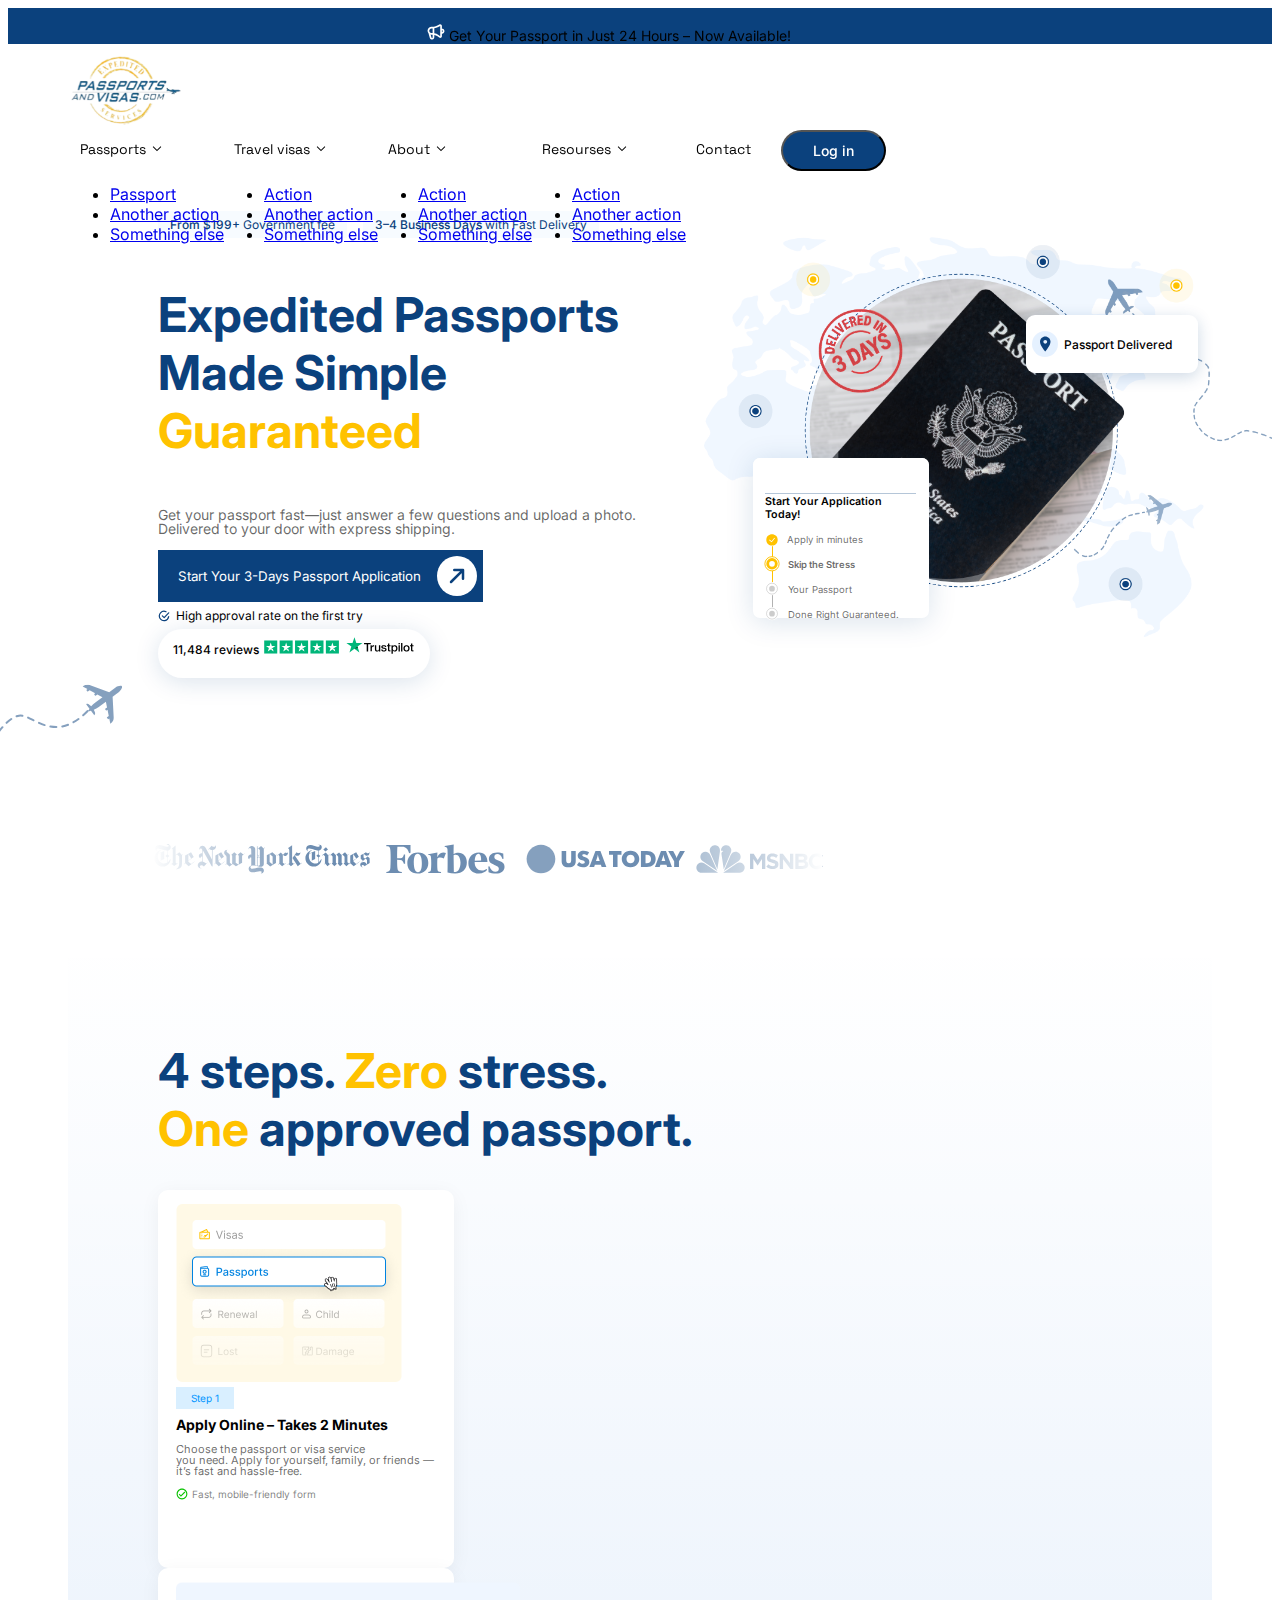
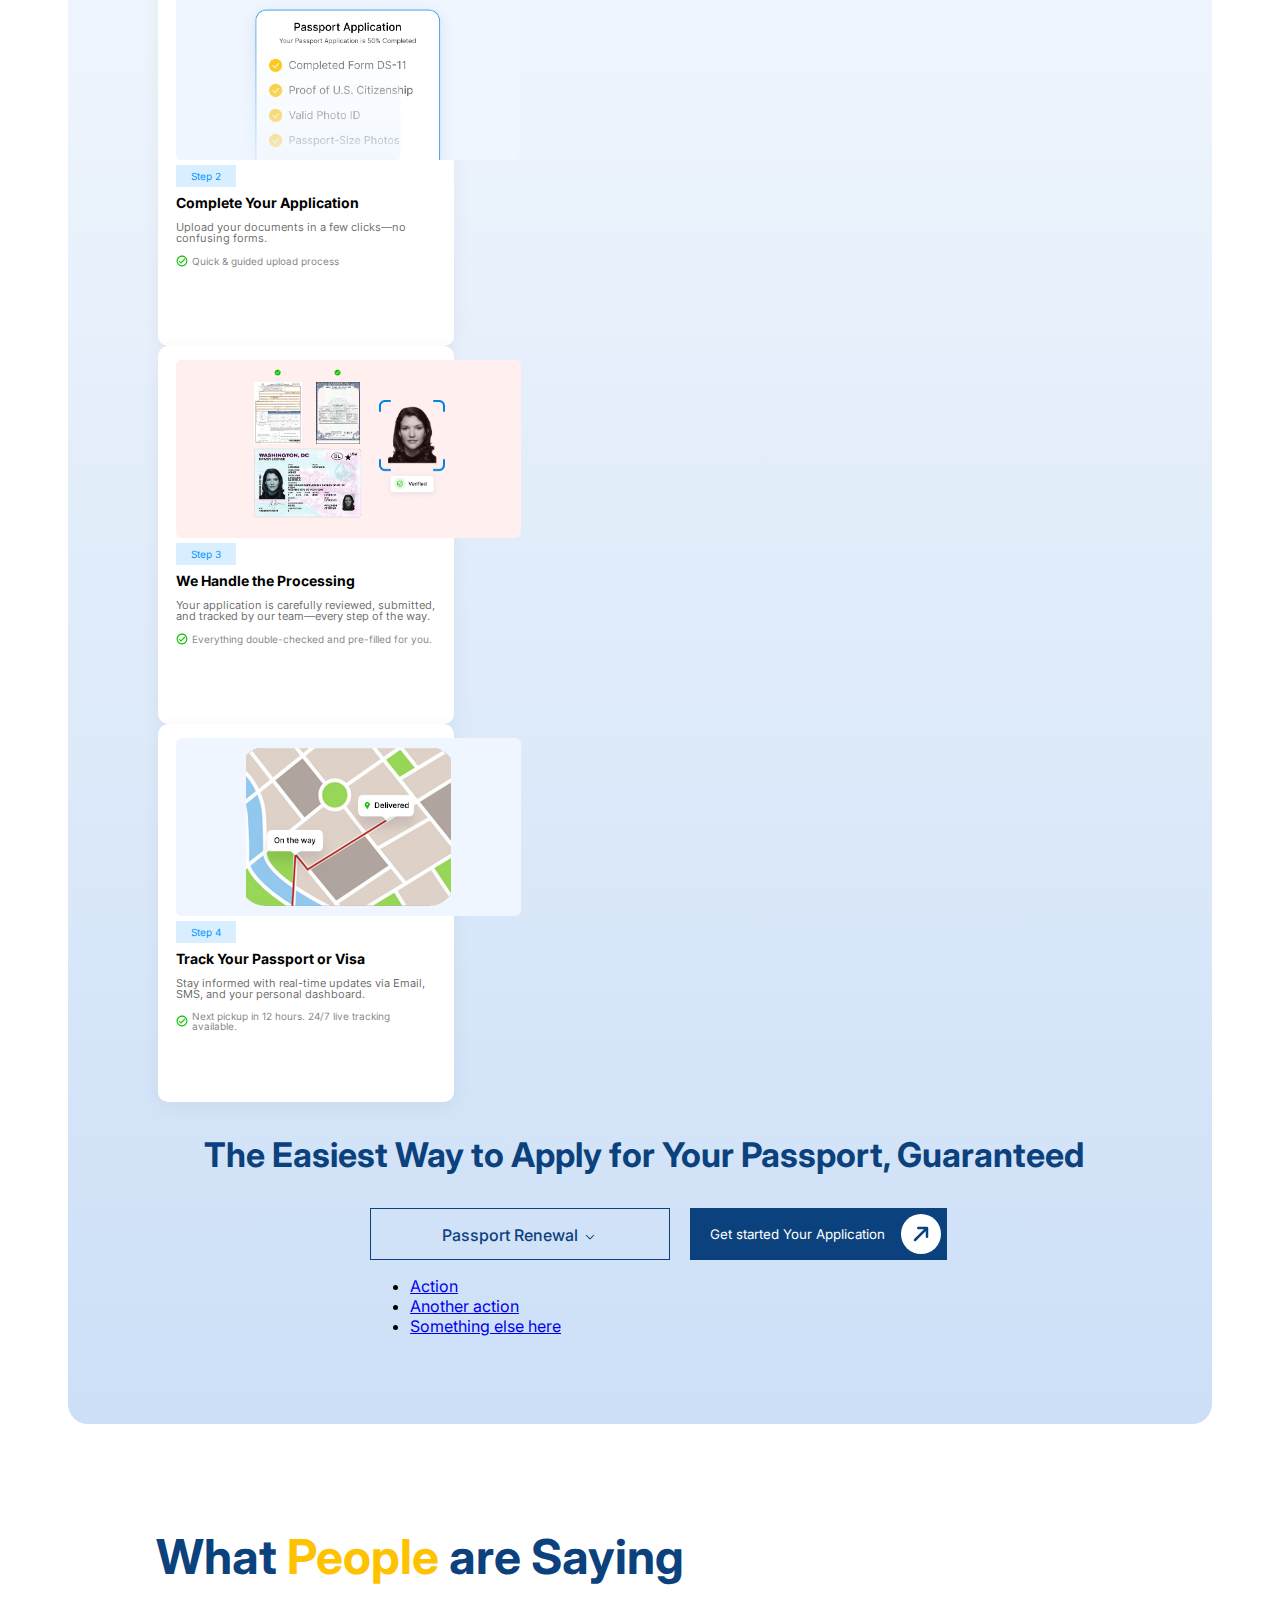
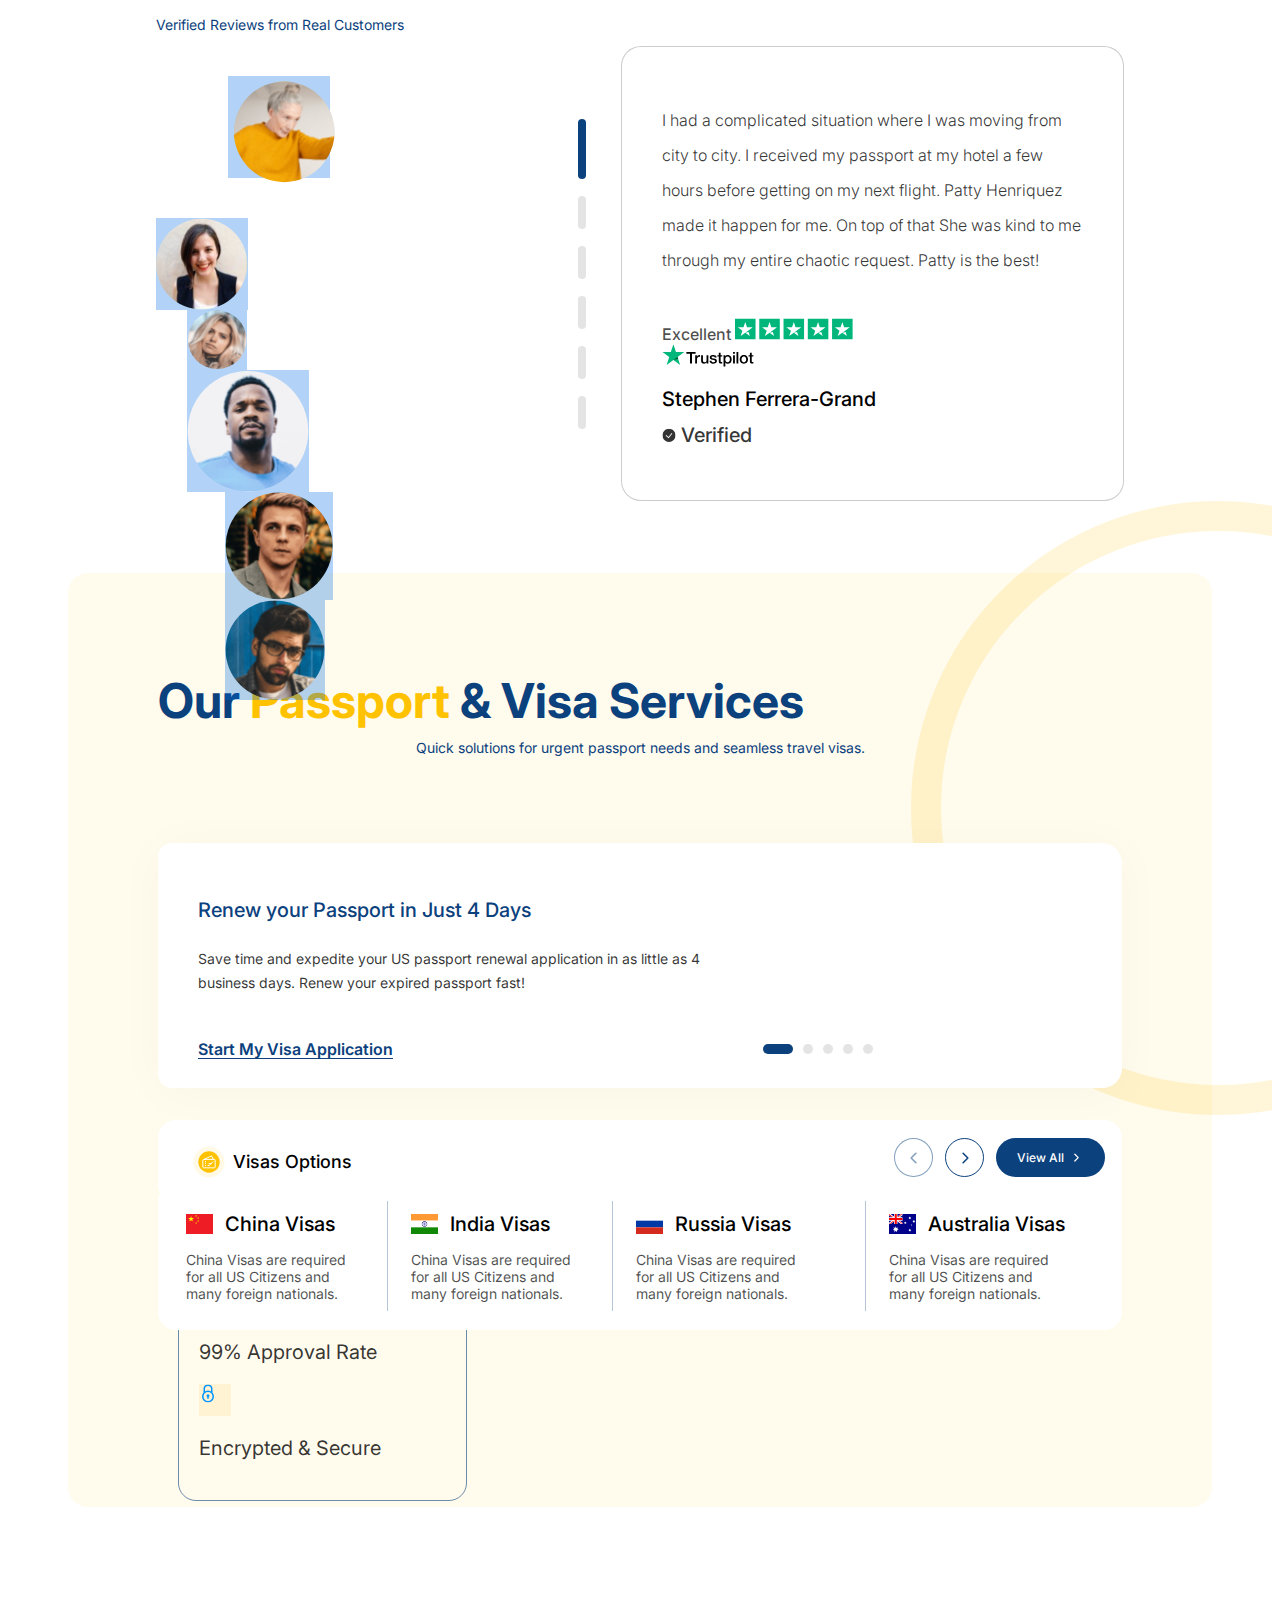
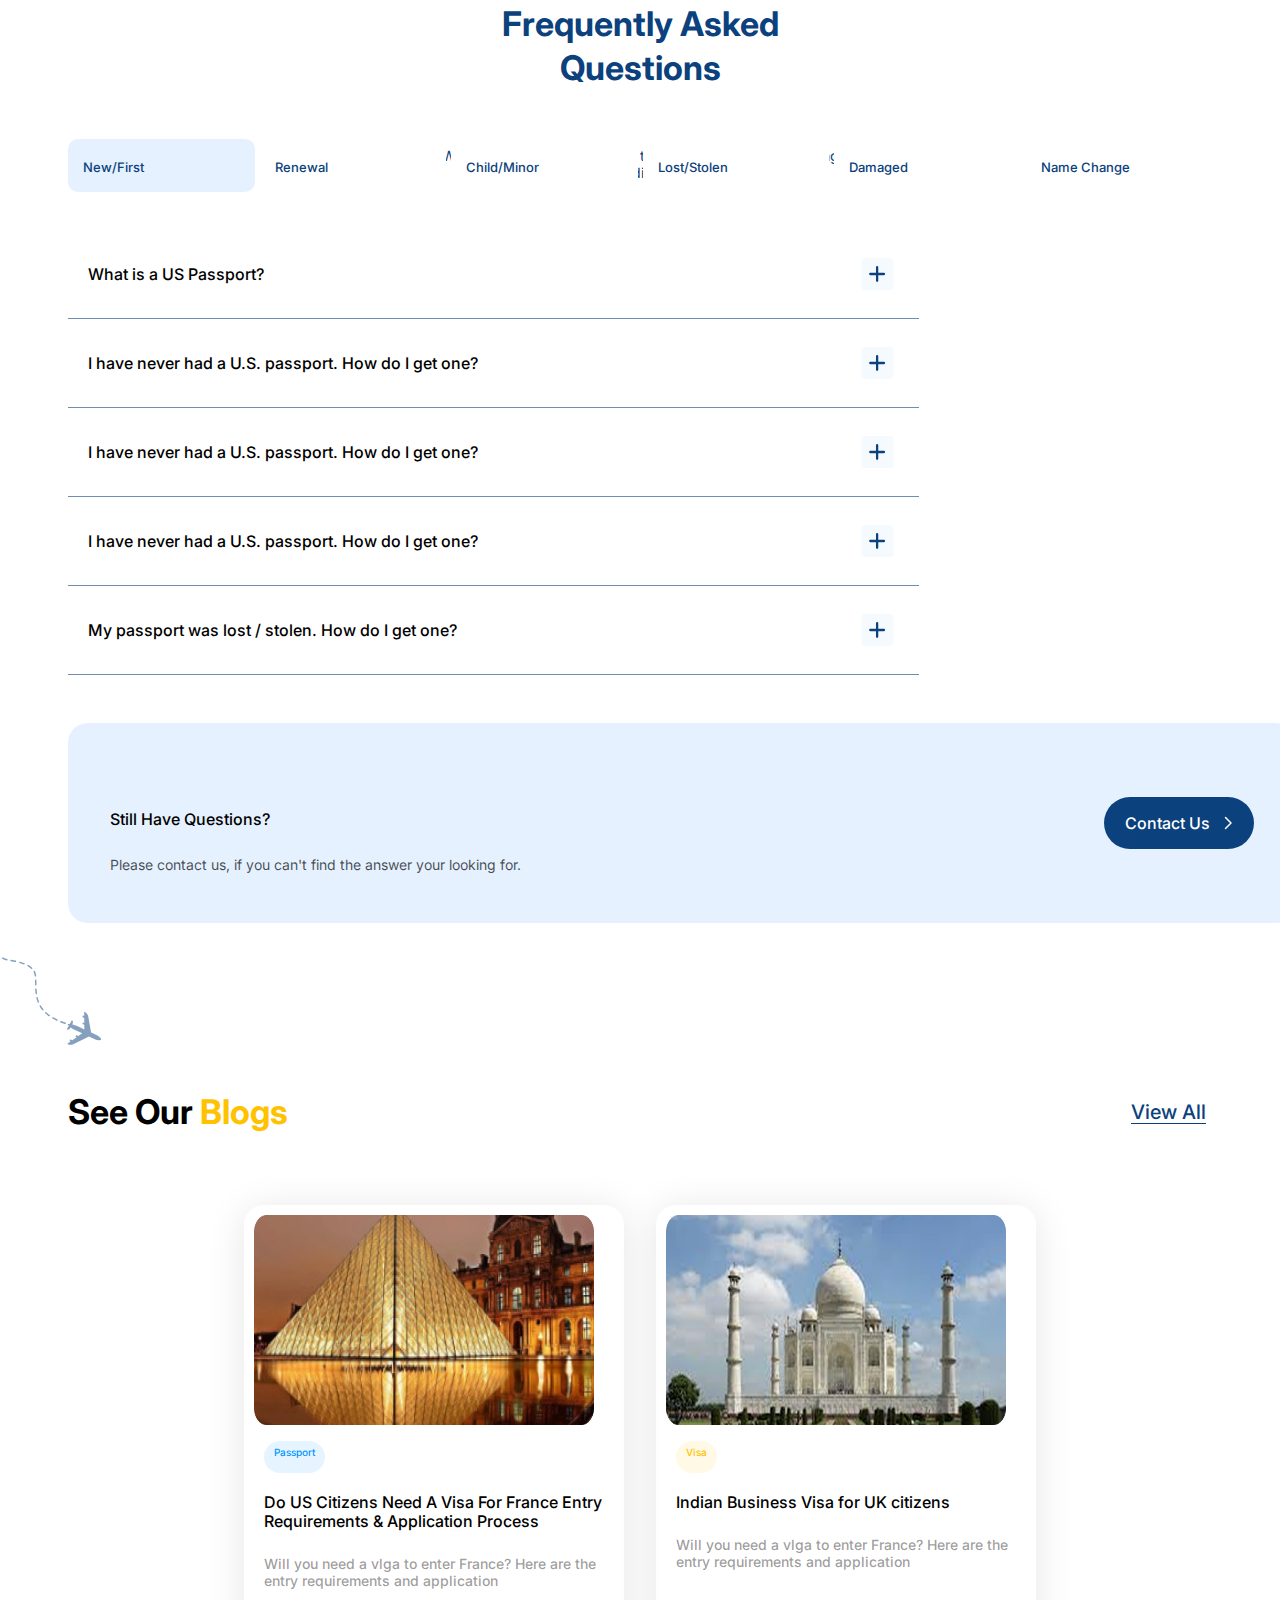
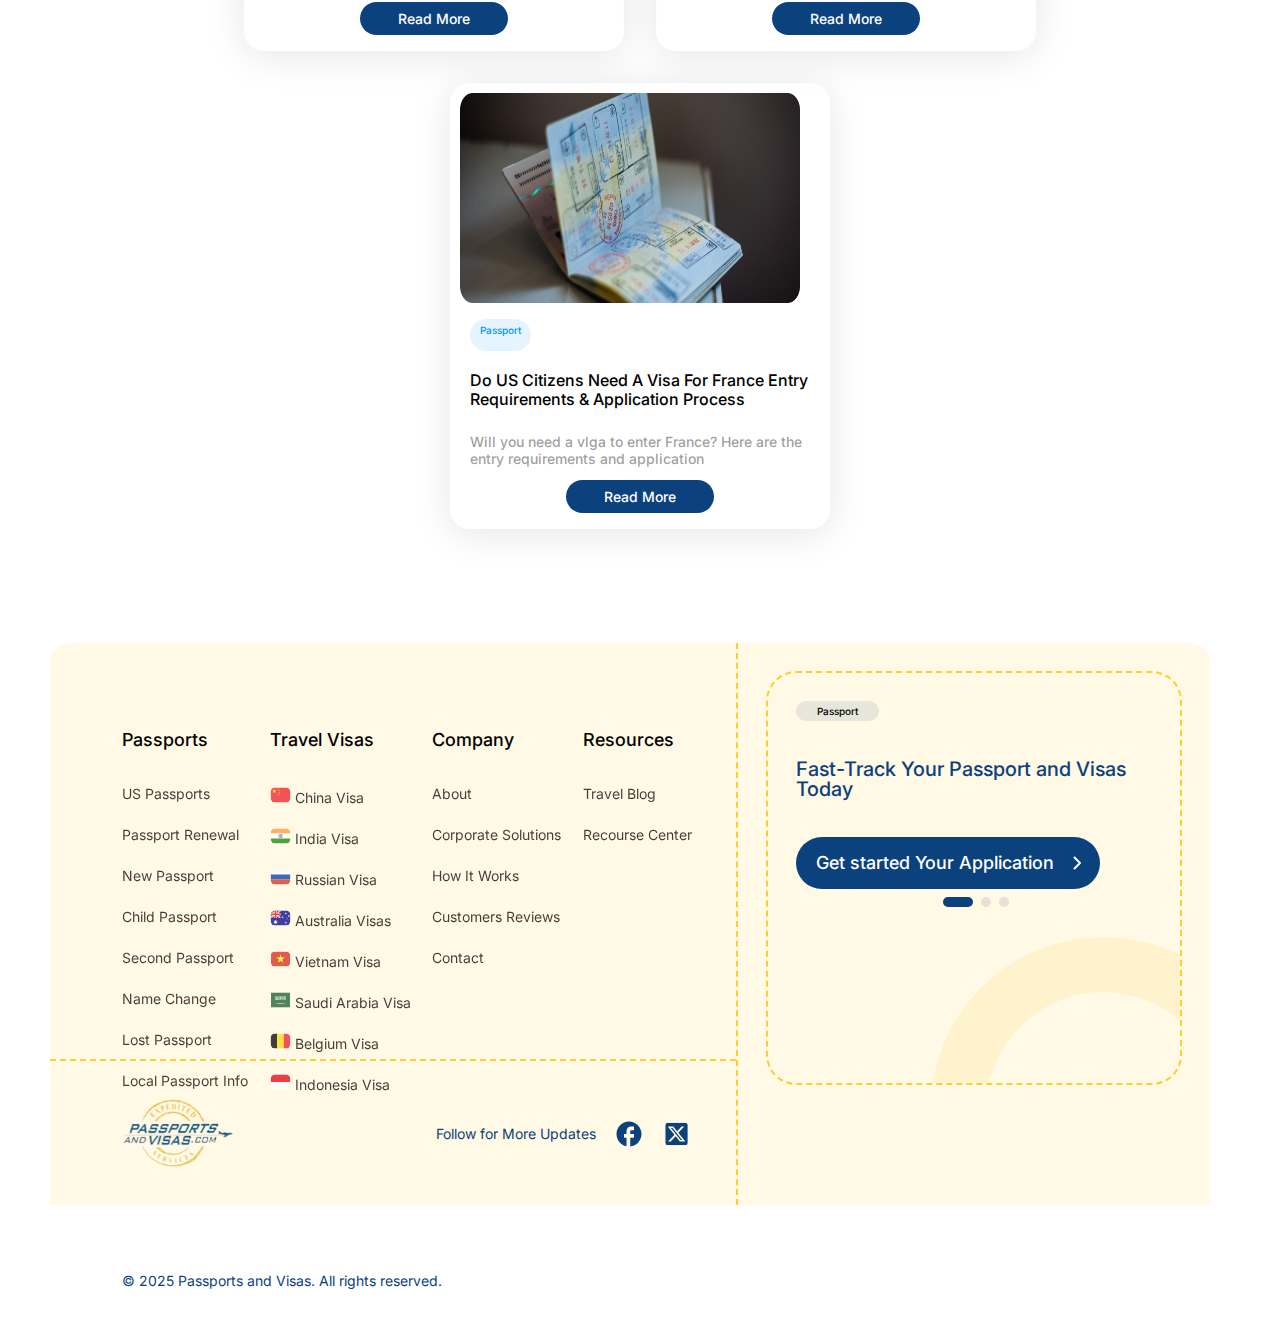
<file: index.html>
<!DOCTYPE html>
<html lang="en">

<head>
    <meta charset="UTF-8">
    <meta name="viewport" content="width=device-width, initial-scale=1.0">
    <title>Passport and Vissa</title>
    <link href="https://cdn.jsdelivr.net/npm/bootstrap@5.0.2/dist/css/bootstrap.min.css" rel="stylesheet"
        integrity="sha384-EVSTQN3/azprG1Anm3QDgpJLIm9Nao0Yz1ztcQTwFspd3yD65VohhpuuCOmLASjC" crossorigin="anonymous">
    <link rel="stylesheet" href="./index.css">
    <link rel="stylesheet" href="./styles.css">
    <link rel="stylesheet" href="./four-steps.css">
    <link rel="stylesheet" href="./expedited-passports.css">
    <link rel="stylesheet" href="./what-people-are.css">
    <link rel="stylesheet" href="./our-passport-vissa.css">
    <link rel="stylesheet" href="./frequently-asked-questions.css">
    <link rel="stylesheet" href="./see-our-blogs.css">
    <link rel="stylesheet" href="./footer-section.css">
    <link rel="preconnect" href="https://fonts.googleapis.com">
    <link href='https://fonts.googleapis.com/css?family=Inter' rel='stylesheet'>
    <link rel="preconnect" href="https://fonts.gstatic.com" crossorigin>
    <link href="https://fonts.googleapis.com/css2?family=Space+Grotesk:wght@300..700&display=swap" rel="stylesheet">
    <script src="https://cdn.jsdelivr.net/npm/@popperjs/core@2.11.8/dist/umd/popper.min.js"></script>
    <script src="https://cdn.jsdelivr.net/npm/bootstrap@5.3.0/dist/js/bootstrap.min.js"></script>
</head>

<body>
    <div class="header-class-top-sec">
        <div
            class="row no-gutters align-items-center align-items-md-baseline align-items-xl-center container-fluid pl-0 justify-content-center text-white fw-medium header-class">
            <div class="col-12 col-md-0 col-lg-0 col-xl-4 col-xxl-3 text-white p-0"></div>
            <div class="col-12 col-md-6 col-lg-6 col-xl-4 col-xxl-4 p-0">
                <p class="mb-0 text-end d-flex justify-content-end gap-2" style="font-family: 'Inter', sans-serif;">
                    <img width="18" height="18" class="bell-icon-class" src="./public/icons/bell.svg" alt="" srcset="">
                    Get Your Passport in Just 24 Hours – Now Available!
                </p>
            </div>
            <div class="col-12 col-md-6 col-lg-6 col-xl-4 col-xxl-5 p-0 header-top-sec-phone-number">
                <div class="d-flex gap-4 justify-content-end">
                    <div class="d-flex justify-content-center gap-2">
                        <img class="header-class-phone-icon" src="./public/phone.svg" alt="" width="16" height="16">
                        <span class="font-inter font-medium" style="font-weight: 500;">Phone: (800-860-8610)</span>
                    </div>
                    <div class="d-flex justify-content-center gap-2 header-top-sec-phone-number-track-my-app">
                        <img class="header-class-location-icon" src="./public/mdi_location.svg" alt="">
                        <span class="font-inter" style="font-weight: 500;">Track My Application</span>
                    </div>
                </div>
            </div>
        </div>
    </div>

    <div class="container-fluid p-0">
        <nav class="navbar navbar-light">
            <div class="container-fluid p-0 nav-bar-content">
                <img style="cursor: pointer;" onclick="location.href='index.html'" src="./public/logo.svg"
                    class="header-logo-class-attached">
                <button class="mobile-contact-number-header">
                    <img width="16" height="16" src="./public/phone-mobile.svg" alt="" srcset=""> 888-888-111
                </button>
                <div class="nav-btns">
                    <div class="pre-custom-dropdown">
                        <button class="pre-custom-btn pre-custom-dropdown-toggle pre-custom-dropdown-button"
                            type="button" data-bs-toggle="dropdown" aria-expanded="false">
                            Passports
                            <img width="10" height="10" src="./public/icons/arrow-down-black.svg" alt="" srcset="">
                        </button>
                        </button>
                        <ul class="pre-custom-dropdown-menu dropdown-menu" aria-labelledby="dropdownMenuButton1">
                            <li><a href="passport-page-page-design.html" class="pre-custom-dropdown-item dropdown-item"
                                    href="#">Passport</a></li>
                            <li><a href="get-your-visa.html" class="pre-custom-dropdown-item dropdown-item"
                                    href="#">Another action</a></li>
                            <li><a class="pre-custom-dropdown-item dropdown-item" href="#">Something else</a></li>
                        </ul>
                    </div>
                    <div class="pre-custom-dropdown">
                        <button class="pre-custom-btn pre-custom-dropdown-toggle pre-custom-dropdown-button"
                            type="button" data-bs-toggle="dropdown" aria-expanded="false">
                            Travel visas
                            <img width="10" height="10" src="./public/icons/arrow-down-black.svg" alt="" srcset="">
                        </button>
                        </button>
                        <ul class="pre-custom-dropdown-menu dropdown-menu" aria-labelledby="dropdownMenuButton1">
                            <li><a class="pre-custom-dropdown-item dropdown-item" href="#">Action</a></li>
                            <li><a class="pre-custom-dropdown-item dropdown-item" href="#">Another action</a></li>
                            <li><a class="pre-custom-dropdown-item dropdown-item" href="#">Something else</a></li>
                        </ul>
                    </div>
                    <div class="pre-custom-dropdown">
                        <button class="pre-custom-btn pre-custom-dropdown-toggle pre-custom-dropdown-button"
                            type="button" data-bs-toggle="dropdown" aria-expanded="false">
                            About
                            <img width="10" height="10" src="./public/icons/arrow-down-black.svg" alt="" srcset="">
                        </button>
                        </button>
                        <ul class="pre-custom-dropdown-menu dropdown-menu" aria-labelledby="dropdownMenuButton1">
                            <li><a class="pre-custom-dropdown-item dropdown-item" href="#">Action</a></li>
                            <li><a class="pre-custom-dropdown-item dropdown-item" href="#">Another action</a></li>
                            <li><a class="pre-custom-dropdown-item dropdown-item" href="#">Something else</a></li>
                        </ul>
                    </div>
                    <div class="pre-custom-dropdown">
                        <button class="pre-custom-btn pre-custom-dropdown-toggle pre-custom-dropdown-button"
                            type="button" data-bs-toggle="dropdown" aria-expanded="false">
                            Resourses
                            <img width="10" height="10" src="./public/icons/arrow-down-black.svg" alt="" srcset="">
                        </button>
                        </button>
                        <ul class="pre-custom-dropdown-menu dropdown-menu" aria-labelledby="dropdownMenuButton1">
                            <li><a class="pre-custom-dropdown-item dropdown-item" href="#">Action</a></li>
                            <li><a class="pre-custom-dropdown-item dropdown-item" href="#">Another action</a></li>
                            <li><a class="pre-custom-dropdown-item dropdown-item" href="#">Something else</a></li>
                        </ul>
                    </div>
                    <button class="pre-custom-btn pre-custom-dropdown-button">
                        Contact
                    </button>
                    <button class="btn login-btn" style="margin-left: 20px;" type="submit">Log in</button>
                </div>
            </div>
        </nav>
        <section class="expedited-passports-section">
            <div class="main-div-sec">
                <div class="expedited-passports d-flex flex-column gap-20">
                    <div class="expedited-passports-section-info-tag">

                        <div class="info-tag border rounded-pill small primary-blue ">
                            <span style="font-weight: 500;letter-spacing: 0px; ">From $199+</span> Government fee
                        </div>
                        <div class="info-tag  border rounded-pill small primary-blue">
                            <span style="font-weight: 500;letter-spacing: 0px;">3–4 Business Days</span> with Fast
                            Delivery
                        </div>
                    </div>
                    <p class="expedited-main-heading mb-0 tt-commons" style="color: #0B417D;">Expedited Passports Made
                        Simple <span class="primary-orange">Guaranteed</span></p>
                    <p class="mb-0 fs-14 lh-100 expedited-main-paragraph"
                        style="color: rgba(0, 0, 0, 0.6); font-family: 'Inter', sans-serif;">
Get your passport fast—just answer a few questions and upload a photo.
Delivered to your door with express shipping.
                    </p>
                    <p class="mb-0 fs-14 lh-100 expedited-main-paragraph-mobile"
                        style="color: rgba(0, 0, 0, 0.6); font-family: 'Inter', sans-serif;">
                        We simplify the passport process so you don’t have <br /> to worry. No forms confusion,
                        no errors. Just <br /> answer a
                        few questions and you’re done — in under <br class="d-none d-lg-block" /> 5 minutes. Fast.
                        Trusted. Guaranteed.
                    </p>
                    <button class="get-started-your-app fw-medium rounded-pill d-inline-flex align-items-center"
                        style="min-width: min-content;">
                        Start Your 3-Days Passport Application
                        <img class="get-started-your-app-img" src="./public/expedited/rounded-arrow.svg" alt=""
                            srcset="">
                    </button>
                    <!-- <div class="high-approval-rate text-black d-flex gap-6 fs-12 lh-100">
                        <img width="12" height="12" src="./public/icons/circle-tick.svg" alt="" srcset="">
                        High approval rate on the first try
                    </div> -->
                    <div class="high-approval-rate-wrapper">
                        <div class="high-approval-rate text-black d-flex gap-6 fs-12 lh-100 active">
                            <img width="12" height="12" src="./public/icons/circle-tick.svg" alt="">
                            High approval rate on the first try
                        </div>
                        <div class="high-approval-rate text-black d-flex gap-6 fs-12 lh-100">
                            <img width="12" height="12" src="./public/icons/circle-tick.svg" alt="">
                            Easy online application process
                        </div>
                        <div class="high-approval-rate text-black d-flex gap-6 fs-12 lh-100">
                            <img width="12" height="12" src="./public/icons/circle-tick.svg" alt="">
                            Fast and secure delivery
                        </div>
                    </div>
                    <div class="d-flex align-items-center fw-medium fs-12 text-black reviews">
                        <span style="font-family: 'Inter', sans-serif;" class="lh-100">11,484 reviews</span>
                        <img class="star-group-passport-sec" width="80" height="14" src="./public/icons/stars-group.svg"
                            alt="">
                        <img class="trust-pilot-passport-sec" width="70" height="17"
                            src="./public/icons/trust-pilot.svg" alt="" srcset="">
                    </div>
                </div>

                <div class="expedited-passports-img">
                    <div class="start-your-app-img">
                        <div class="start-your-app-img-position">
                            <div class="start-your-app-img-header">
                                <h6 class="mb-0">Start Your Application Today!</h6>
                            </div>
                            <div class="start-your-app-img-content">
                                <div class="start-your-app-img-content-data">
                                    <img src="./public/icons/circle-checked-filled.svg" alt="">
                                    Apply in minutes
                                </div>
                                <div style="font-weight: 600;" class="start-your-app-img-content-data">
                                    <img src="./public/icons/ellipse-circles-orange.svg" alt="">
                                    Skip the Stress
                                </div>
                                <div class="start-your-app-img-content-data">
                                    <img src="./public/icons/ellipse-circle-gray.svg" alt="">
                                    Your Passport
                                </div>
                                <div class="start-your-app-img-content-data">
                                    <img src="./public/icons/ellipse-circle-gray.svg" alt="">
                                    Done Right Guaranteed.
                                </div>
                            </div>
                        </div>
                    </div>
                    <!-- <img class="start-your-app-img" src="./public/expedited/start-your-application.svg"  alt="" srcset=""> -->
                    <div class="passport-delivered d-flex">
                        <img width="26" height="26" src="./public/icons/navigation.svg" alt="no" width="26" height="26"
                            srcset="">
                        Passport Delivered
                    </div>
                </div>
                <img class="left-side-plane-icon" src="./public/icons/plane.svg" alt="">
            </div>
            <div class="expedited-passports-icons d-flex justify-content-center">
                <img width="220" height="30" src="./public/icons/nytimes.svg" alt="" srcset="">
                <img width="138" height="30" src="./public/icons/forbes.svg" alt="" srcset="">
                <img width="172" height="30" src="./public/icons/usa-today.svg" alt="" srcset="">
                <img width="130" height="30" src="./public/icons/msnb.svg" alt="" srcset="">
            </div>
        </section>
        <section class="four-steps">
            <div class="four-steps-content d-flex flex-column">
                <h1 class="fs-48 lh-58 text-center mb-0 four-step-head">4 steps. <span
                        style="color: #FFC200;">Zero</span> stress. <br class="d-none d-md-block" />
                    <span style="color: #FFC200;">One</span> approved passport.
                </h1>
                <div class="d-flex flex-wrap justify-content-center cards-group">
                    <div class="cards d-flex flex-column font-inter">
                        <img class="four-steps-content-image-new" height="178" src="./public/icons/visa.png" alt=""
                            srcset="">
                        <span class="rounded-pill">Step 1</span>
                        <div class="d-flex flex-column gap-10">
                            <h1 class="mb-0">Apply Online – Takes 2 Minutes</h1>
                            <p class="mb-0 pr-1 lh-100">
                                Choose the passport or visa service <br /> you need. Apply for yourself, family, or friends — it’s fast and hassle-free. 
                            </p>
                        </div>
                        <div class="card-footer-text fw-medium lh-100">
                            <img width="12" height="12" src="./public/icons/checked-filled-green.svg" alt="" srcset="">
                            Fast, mobile-friendly form
                        </div>
                    </div>
                    <div class="cards d-flex flex-column font-inter">
                        <!-- <img height="178" src="./public/icons/passport-application.svg" alt="" srcset=""> -->
                        <img class="four-steps-content-image-new" height="178"
                            src="./public/icons/passport-application.png" alt="" srcset="">
                        <span class="rounded-pill">Step 2</span>
                        <div class="d-flex flex-column gap-10">
                            <h1 class="mb-0">Complete Your Application </h1>
                            <p class="mb-0 pr-1 lh-100">
                                Upload your documents in a few clicks—no confusing forms.
                            </p>
                        </div>
                        <div class="card-footer-text fw-medium lh-100">
                            <img width="12" height="12" src="./public/icons/checked-filled-green.svg" alt="" srcset="">
                            Quick & guided upload process
                        </div>
                    </div>
                    <div class="cards d-flex flex-column font-inter">
                        <!-- <img height="178" src="./public/icons/passport-id.svg" alt="" srcset=""> -->
                        <img class="four-steps-content-image-new" height="178" src="./public/icons/passport-id.png"
                            alt="" srcset="">
                        <span class="rounded-pill font-inter">Step 3</span>
                        <div class="d-flex flex-column gap-10">
                            <h1 class="mb-0">We Handle the Processing</h1>
                            <p class="mb-0 pr-1 lh-100">
                              Your application is carefully reviewed, submitted, and tracked by our team—every step of the way.
                            </p>
                        </div>
                        <div class="card-footer-text fw-medium lh-100">
                            <img width="12" height="12" src="./public/icons/checked-filled-green.svg" alt="" srcset="">
                            Everything double-checked and pre-filled for you.
                        </div>
                    </div>
                    <div class="cards d-flex flex-column font-inter">
                        <!-- <img height="178" src="./public/icons/map.svg" alt="" srcset=""> -->
                        <img class="four-steps-content-image-new" height="178" src="./public/icons/map.png" alt=""
                            srcset="">
                        <span class="rounded-pill font-inter">Step 4</span>
                        <div class="d-flex flex-column gap-10">
                            <h1 class="mb-0">Track Your Passport or Visa</h1>
                            <p class="mb-0 lh-100">
                            Stay informed with real-time updates via Email, SMS, and your personal dashboard.
                            </p>
                        </div>
                        <div class="card-footer-text fw-medium lh-100" style="vertical-align: bottom;">
                            <img width="12" height="12" src="./public/icons/checked-filled-green.svg" alt="" srcset="">
                            Next pickup in 12 hours. 24/7 live tracking available.
                        </div>
                    </div>
                </div>
                <div class="four-steps-footer d-flex flex-column">
                    <h1 class="mb-0 text-center">
                         The Easiest Way to Apply for Your Passport, Guaranteed
                    </h1>
                    <div class="passport-renewal-get-started-btn">
                        <div class="dropdown">
                            <button
                                class="passport-renewal-btn font-inter rounded-pill d-flex justify-content-between align-items-center"
                                id="dropdownMenuButton1" data-bs-toggle="dropdown" aria-expanded="false">
                                Passport Renewal
                                <img src="./public/icons/arrow-outlined.svg" alt="" srcset="">
                            </button>
                            <ul class="dropdown-menu" aria-labelledby="dropdownMenuButton1">
                                <li><a class="dropdown-item" href="#">Action</a></li>
                                <li><a class="dropdown-item" href="#">Another action</a></li>
                                <li><a class="dropdown-item" href="#">Something else here</a></li>
                            </ul>
                        </div>
                        <button class="get-started-your-app fw-medium rounded-pill d-inline-flex align-items-center"
                            style="min-width: min-content;">
                            Get started Your Application
                            <img class="get-started-your-app-img" src="./public/expedited/rounded-arrow.svg" alt=""
                                srcset="">
                        </button>
                    </div>
                </div>
            </div>
        </section>
        <section class="what-people-are-saying d-flex flex-column">
            <div class="heading text-center d-flex flex-column">
                <h1 class="fs-48 lh-58 fw-bold mb-0 primary-blue tt-font">What <span
                        class="primary-orange">People</span> are Saying</h1>
                <p class="mb-0 fs-14 lh-100 primary-blue font-inter">Verified Reviews from Real Customers</p>
            </div>
            <div class="d-flex gap-35">
                <div class="testimonial-section d-flex align-items-center">
                    <div class="image-carousel-new">
                        <div class="d-flex first-second-img-box">
                            <div class="testimonial-section-first-img rounded-pill">
                                <img width="100%" height="100%" src="./public/images/first-image.svg" />
                            </div>
                            <div class="testimonial-section-second-img rounded-pill">
                                <img width="100%" height="100%" src="./public/images/second-image.svg" />
                            </div>
                        </div>
                        <div class="third-four-img-box d-flex">
                            <div class="testimonial-section-third-img rounded-pill">
                                <img width="100%" height="100%" src="./public/images/third-image.svg" />
                            </div>
                            <div class="testimonial-section-four-img rounded-pill">
                                <img width="122" height="122" src="./public/images/four-image.svg" />
                            </div>
                        </div>
                        <div class="five-six-img-box d-flex">
                            <div class="testimonial-section-five-img rounded-pill">
                                <img width="100%" height="100%" src="./public/images/five-image.svg" />
                            </div>
                            <div class="testimonial-section-six-img rounded-pill">
                                <img width="100%" height="100%" src="./public/images/six-image.svg" />
                            </div>
                        </div>
                    </div>
                    <!-- Progress Dashes -->
                    <div class="progress-dashes">
                        <div class="dash active"></div>
                        <div class="dash"></div>
                        <div class="dash"></div>
                        <div class="dash"></div>
                        <div class="dash"></div>
                        <div class="dash"></div>
                    </div>

                    <!-- Testimonial Text -->
                    <div class="testimonial-content" id="testimonial-container"></div>
                </div>
            </div>
            <img class="what-people-are-saying-ellipse" src="./public/images/what-people-are-saying-ellipse.svg" alt=""
                srcset="">
            <img class="what-people-are-saying-ellipse-lg" src="./public/images/what-people-are-saying-ellipse-lg.svg"
                alt="" srcset="">
        </section>
        <section class="our-passport-vissa">
            <div class="our-passport-vissa-main">
                <div class="our-passport-vissa-main-heading d-flex flex-column text-center">
                    <h1 class="mb-0 fs-48 fw-bold lh-100 primary-blue">
                        Our <span class="primary-orange">Passport</span> & Visa Services
                    </h1>
                    <p class="">Quick solutions for urgent passport needs and seamless travel visas.</p>
                </div>
                <div class="our-passport-vissa-content d-flex">
                    <div class="text-carousel-container">
                        <div class="text-content" id="carousel-text"></div>
                        <div class="text-carousel-container-dashes">

                            <button class="get-started-your-app-text">Start My Visa Application</button>
                            <div class="carousel-dashes" id="carousel-dashes"></div>
                        </div>
                    </div>
                    <div class="cards">
                        <div class="card-content">
                            <h1 class="card-content-header-text primary-blue mb-3">What You will Get?</h1>
                            <div class="d-flex flex-column gap-12">
                                <div class="card-content-data d-flex gap-12 align-items-center">
                                    <div class="circle d-flex justify-content-center align-items-center rounded-circle">
                                         <img src="./public/icons/cube.svg" alt="" srcset="">
                                        
                                    </div>
                                    <p class="mb-0 card-content-data-sub-heading secondary-black">Takes 5 Minutes</p>

                                </div>
                                <div class="d-flex gap-12 align-items-center">
                                    <div
                                        class="circle-bulb d-flex justify-content-center align-items-center rounded-circle">
                                        <img src="./public/icons/bulb.svg" alt="" srcset="">
                                    </div>
                                    <p class="mb-0 card-content-data-sub-heading secondary-black">99% Approval Rate</p>

                                </div>
                                <div class="d-flex gap-12 align-items-center">
                                    <div
                                        class="circle-easy d-flex justify-content-center align-items-center rounded-circle">
                                       <img src="./public//icons/lock.svg" alt="" srcset="">
                                    </div>
                                    <p class="mb-0 card-content-data-sub-heading secondary-black">Encrypted & Secure</p>
                                </div>
                            </div>
                        </div>
                    </div>
                </div>
                <div class="visa-options">
                    <div class="visa-options-cut-bg-header-div">
                        <img class="medium" src="./public/images/cut-BG.svg" alt="">
                        <img class="large" src="./public/images/cut-BG-lg.svg" alt="">
                        <div class="visa-options-top-div">
                            <img style="margin-right: 8px;" src="./public/icons/visa-optiion-top.svg" width="32"
                                height="32" alt="">
                            Visas Options
                        </div>
                        <div>

                            <div class="visa-options-header">
                                <div class="prev-next">
                                    <button class="prev">
                                        <img width="18" height="18" src="./public/icons/prev-btn.svg" alt="">
                                    </button>
                                    <button class="next">
                                        <img width="18" height="18" src="./public/icons/next-btn.svg" alt="">
                                    </button>
                                </div>
                                <button class="view-all">
                                    View All <img width="15" height="15" src="./public/images/arrow-right-blue.svg"
                                        alt="">
                                </button>
                            </div>
                        </div>
                    </div>


                    <div class="visa-option-content">
                        <div class="visa-country">
                            <div class="visa-country-heading mb-0">
                                <img width="27" height="20" src="./public/icons/china-flag.svg" alt="" srcset="">
                                China Visas
                            </div>
                            <p class="subheading">China Visas are required for all US Citizens and many foreign
                                nationals.</p>
                        </div>
                        <div class="visa-country">
                            <div class="visa-country-heading mb-0">
                                <img width="27" height="20" src="./public/icons/india-flag.svg" alt="" srcset="">
                                India Visas
                            </div>
                            <p class="subheading">China Visas are required for all US Citizens and many foreign
                                nationals.</p>
                        </div>
                        <div class="visa-country">
                            <div class="visa-country-heading mb-0">
                                <img width="27" height="20" src="./public/icons/russia-flag.svg" alt="" srcset="">
                                Russia Visas
                            </div>
                            <p class="subheading">China Visas are required for all US Citizens and many foreign
                                nationals.</p>
                        </div>
                        <div class="visa-country">
                            <div class="visa-country-heading mb-0">
                                <img width="27" height="20" src="./public/icons/australia-flag.svg" alt="" srcset="">
                                Australia Visas
                            </div>
                            <p class="subheading">China Visas are required for all US Citizens and many foreign
                                nationals.</p>
                        </div>
                    </div>
                    <div class="visa-options-header-mobile">
                        <div class="prev-next">
                            <button class="prev">
                                <img width="18" height="18" src="./public/icons/prev-btn.svg" alt="">
                            </button>
                            <button class="next">
                                <img width="18" height="18" src="./public/icons/next-btn.svg" alt="">
                            </button>
                        </div>
                        <button class="view-all">
                            View All <img width="15" height="15" src="./public/images/arrow-right-blue.svg" alt="">
                        </button>
                    </div>
                </div>
            </div>
        </section>
        <section class="frequently-asked-questions">
            <div class="heading">
                <h1>Frequently Asked <br class="d-block d-md-none" /> Questions</h1>
                <p class="mb-0">We compiled a list of answers to address your most pressing <br
                        class="d-none d-lg-block" />
                    questions regarding our Services.</p>
            </div>
            <div class="content">
                <div class="list-item-btns">
                    <button class="tab-btn active" data-tab="new">New/First</button>
                    <button class="tab-btn" data-tab="renewal">Renewal</button>
                    <button class="tab-btn" data-tab="child">Child/Minor</button>
                    <button class="tab-btn" data-tab="lost">Lost/Stolen</button>
                    <button class="tab-btn" data-tab="damaged">Damaged</button>
                    <button class="tab-btn" data-tab="name">Name Change</button>
                </div>
                <div class="list-items-content">
                    <div class="tab-content active" data-tab="new">
                        <div>
                            <div class="single-list-item">
                                <p class="title mb-0" style="font-weight: 500;">
                                    What is a US Passport?
                                </p>
                                <img class="single-list-item-btn" src="./public/icons/plus-blue.svg" alt="" srcset="">
                            </div>
                            <div class="single-list-item-open">
                                <div class="single-list-item-open-content">
                                    <h6 class="mb-0 para">I am traveling very soon. How do I get a passport in a hurry?
                                    </h6>
                                    <p class="mb-0 para1">You may download the passport forms from this website.
                                        Forms are also available at passport acceptance facilities like Post Offices,
                                        courthouses, or municipal buildings.
                                    </p>
                                </div>
                                <img style="cursor: pointer;" width="32" height="32" class=""
                                    src="./public/icons/minus-blue.svg" alt="" srcset="">
                            </div>
                        </div>
                        <div>
                            <div class="single-list-item">
                                <p class="title mb-0" style="font-weight: 500;">
                                    I have never had a U.S. passport. How do I get one?
                                </p>
                                <img class="single-list-item-btn" src="./public/icons/plus-blue.svg" alt="" srcset="">
                            </div>
                            <div class="single-list-item-open">
                                <div class="single-list-item-open-content">
                                    <h6 class="mb-0 para">I am traveling very soon. How do I get a passport in a hurry?
                                    </h6>
                                    <p class="mb-0 para1">You may download the passport forms from this website.
                                        Forms are also available at passport acceptance facilities like Post Offices,
                                        courthouses, or municipal buildings.
                                    </p>
                                </div>
                                <img style="cursor: pointer;" width="32" height="32" class=""
                                    src="./public/icons/minus-blue.svg" alt="" srcset="">
                            </div>
                        </div>
                        <div>
                            <div class="single-list-item">
                                <p class="title mb-0" style="font-weight: 500;">
                                    I have never had a U.S. passport. How do I get one?
                                </p>
                                <img class="single-list-item-btn" src="./public/icons/plus-blue.svg" alt="" srcset="">
                            </div>
                            <div class="single-list-item-open">
                                <div class="single-list-item-open-content">
                                    <h6 class="mb-0 para">I am traveling very soon. How do I get a passport in a hurry?
                                    </h6>
                                    <p class="mb-0 para1">You may download the passport forms from this website.
                                        Forms are also available at passport acceptance facilities like Post Offices,
                                        courthouses, or municipal buildings.
                                    </p>
                                </div>
                                <img style="cursor: pointer;" width="32" height="32" class=""
                                    src="./public/icons/minus-blue.svg" alt="" srcset="">
                            </div>
                        </div>
                        <div>
                            <div class="single-list-item">
                                <p class="title mb-0" style="font-weight: 500;">
                                    I have never had a U.S. passport. How do I get one?
                                </p>
                                <img class="single-list-item-btn" src="./public/icons/plus-blue.svg" alt="" srcset="">
                            </div>
                            <div class="single-list-item-open">
                                <div class="single-list-item-open-content">
                                    <h6 class="mb-0 para">I am traveling very soon. How do I get a passport in a hurry?
                                    </h6>
                                    <p class="mb-0 para1">You may download the passport forms from this website.
                                        Forms are also available at passport acceptance facilities like Post Offices,
                                        courthouses, or municipal buildings.
                                    </p>
                                </div>
                                <img style="cursor: pointer;" width="32" height="32" class=""
                                    src="./public/icons/minus-blue.svg" alt="" srcset="">
                            </div>
                        </div>
                        <div>
                            <div class="single-list-item">
                                <p class="title mb-0" style="font-weight: 500;">
                                    My passport was lost / stolen. How do I get one?
                                </p>
                                <img class="single-list-item-btn" src="./public/icons/plus-blue.svg" alt="" srcset="">
                            </div>
                            <div class="single-list-item-open">
                                <div class="single-list-item-open-content">
                                    <h6 class="mb-0 para">I am traveling very soon. How do I get a passport in a hurry?
                                    </h6>
                                    <p class="mb-0 para1">You may download the passport forms from this website.
                                        Forms are also available at passport acceptance facilities like Post Offices,
                                        courthouses, or municipal buildings.
                                    </p>
                                </div>
                                <img style="cursor: pointer;" width="32" height="32" class=""
                                    src="./public/icons/minus-blue.svg" alt="" srcset="">
                            </div>
                        </div>
                    </div>

                    <div>
                        <div class="single-list-item">
                            <p class="title mb-0">
                                I have never had a U.S. passport. How do I get one?
                            </p>
                            <img class="single-list-item-btn" src="./public/icons/plus-blue.svg" alt="" srcset="">
                        </div>
                        <div class="single-list-item-open">
                            <div class="single-list-item-open-content">
                                <p class="mb-0 para">You’ll need to apply in person using Form DS-11.</p>
                                <p class="mb-0 para1">Bring original documents proving U.S. citizenship and a valid form
                                    of identification. You must also provide a passport photo and pay applicable fees.
                                </p>
                            </div>
                            <img width="32" height="32" class="" src="./public/icons/minus-blue.svg" alt="" srcset="">
                        </div>
                    </div>

                    <div>
                        <div class="single-list-item">
                            <p class="title mb-0">
                                My passport was lost / stolen. How do I get one?
                            </p>
                            <img class="single-list-item-btn" src="./public/icons/plus-blue.svg" alt="" srcset="">
                        </div>
                        <div class="single-list-item-open">
                            <div class="single-list-item-open-content">
                                <p class="mb-0 para">Report the lost or stolen passport immediately by submitting Form
                                    DS-64.</p>
                                <p class="mb-0 para1">To get a new passport, submit Form DS-11 along with proof of
                                    identity, a new photo, and your travel plans if applying for expedited service.</p>
                            </div>
                            <img width="32" height="32" class="" src="./public/icons/minus-blue.svg" alt="" srcset="">
                        </div>
                    </div>

                    <div>
                        <div class="single-list-item">
                            <p class="title mb-0">
                                My child who is under 18 needs a passport. How do I get it?
                            </p>
                            <img class="single-list-item-btn" src="./public/icons/plus-blue.svg" alt="" srcset="">
                        </div>
                        <div class="single-list-item-open">
                            <div class="single-list-item-open-content">
                                <p class="mb-0 para">Children under 16 must apply in person with both parents or
                                    guardians using Form DS-11.</p>
                                <p class="mb-0 para1">Provide the child’s birth certificate, both parents’ ID, and
                                    consent documentation. Children aged 16-17 may apply with at least one parent
                                    present.</p>
                            </div>
                            <img width="32" height="32" class="" src="./public/icons/minus-blue.svg" alt="" srcset="">
                        </div>
                    </div>
                </div>

            </div>
            <div class="list-items-footer">
                <div class="left">
                    <h6>Still Have Questions?</h6>
                    <p>Please contact us, if you can't find the answer your looking for.</p>
                </div>
                <button class="contact-us">
                    Contact Us <img width="12" height="22" src="./public/icons/arrow-right-white.svg" alt="" srcset="">
                </button>
            </div>
            <img class="right-side-plane-icon" src="./public/icons/plane-reverse.svg" alt="" srcset="">
        </section>
        <section class="see-our-blogs">
            <div class="main">
                <div class="heading">
                    <h1 class="mb-0">See Our <span class="primary-orange">Blogs</span></h1>
                    <button class="view-all-see">
                        View All
                    </button>
                </div>
                <div class="content">
                    <div class="see-our-blog-card">
                        <div class="see-our-blog-card-content">
                            <img width="340" height="210" src="./public/images/see-our-blog-img1.png" alt="">
                            <div class="see-our-blog-card-content-data">
                                <span class="passport-type passport-type-visa-not">Passport</span>
                                <h1>Do US Citizens Need A Visa For France Entry Requirements &
                                    Application Process</h1>
                                <p>Will you need a vlga to enter France? Here are the entry
                                    requirements and application</p>
                            </div>
                        </div>
                        <button class="read-more-btn">Read More</button>
                    </div>
                    <div class="see-our-blog-card">
                        <div class="see-our-blog-card-content">
                            <img width="340" height="210" src="./public/images/see-our-blog-img2.png" alt="">
                            <div class="see-our-blog-card-content-data">
                                <span class="passport-type">Visa</span>
                                <h1>Indian Business Visa for UK citizens</h1>

                                <p>Will you need a vlga to enter France? Here are the entry
                                    requirements and application</p>
                            </div>
                        </div>
                        <button class="read-more-btn">Read More</button>
                    </div>
                    <div class="see-our-blog-card">
                        <div class="see-our-blog-card-content">
                            <img width="340" height="210" src="./public/images/see-our-blog-img3.png" alt="">
                            <div class="see-our-blog-card-content-data">
                                <span class="passport-type passport-type-visa-not">Passport</span>
                                <h1>Do US Citizens Need A Visa For France Entry Requirements & Application Process</h1>
                                <p>Will you need a vlga to enter France? Here are the entry
                                    requirements and application</p>
                            </div>
                        </div>
                        <button class="read-more-btn">Read More</button>
                    </div>
                </div>
                <button class="view-all-see-mobile">View All</button>
            </div>
        </section>
        <section class="footer-section">
            <div class="footer-section-main">
                <div class="footer-header-section">
                    <div class="logo-head">
                        <img width="112" height="70" src="./public/logo.svg" alt="" srcset="">
                        <div class="bottom-section-icon">
                            <img width="30" height="30" src="./public/icons/facebook.svg" alt="">
                            <img width="30" height="30" src="./public/icons/twitter.svg" alt="">
                        </div>
                    </div>
                    <p class="follow-for-more-header">Follow for More Updates</p>
                </div>
                <div class="left">
                    <div class="top-section">
                        <div class="content">
                            <h6>Passports</h6>
                            <div class="content-data">
                                <p>US Passports</p>
                                <p>Passport Renewal</p>
                                <p>New Passport</p>
                                <p>Child Passport</p>
                                <p>Second Passport</p>
                                <p>Name Change</p>
                                <p>Lost Passport</p>
                                <p>Local Passport Info</p>
                            </div>
                        </div>
                        <div class="content">
                            <h6>Travel Visas</h6>
                            <div class="content-data">
                                <p class="d-flex gap-10">
                                    <img src="./public/flags/china.svg" width="21" height="16" alt="" srcset="">
                                    China Visa
                                </p>
                                <p class="d-flex gap-10">
                                    <img src="./public/flags/india.svg" width="21" height="16" alt="" srcset="">
                                    India Visa
                                </p>
                                <p class="d-flex gap-10">
                                    <img src="./public/flags/russia.svg" width="21" height="16" alt="" srcset="">
                                    Russian Visa
                                </p>
                                <p class="d-flex gap-10">
                                    <img src="./public/flags/australia.svg" width="21" height="16" alt="" srcset="">
                                    Australia Visas
                                </p>
                                <p class="d-flex gap-10">
                                    <img src="./public/flags/vietnam.svg" width="21" height="16" alt="" srcset="">
                                    Vietnam Visa
                                </p>
                                <p class="d-flex gap-10">
                                    <img src="./public/flags/saudia.svg" width="21" height="16" alt="" srcset="">
                                    Saudi Arabia Visa
                                </p>
                                <p class="d-flex gap-10">
                                    <img src="./public/flags/belgium.svg" width="21" height="16" alt="" srcset="">
                                    Belgium Visa
                                </p>
                                <p class="d-flex gap-10">
                                    <img src="./public/flags/indonesia.svg" width="21" height="16" alt="" srcset="">
                                    Indonesia Visa
                                </p>
                            </div>
                        </div>
                        <div class="content">
                            <h6>Company</h6>
                            <div class="content-data">
                                <p>About</p>
                                <p>Corporate Solutions</p>
                                <p>How It Works</p>
                                <p>Customers Reviews</p>
                                <p>Contact</p>
                            </div>
                        </div>
                        <div class="content">
                            <h6>Resources</h6>
                            <div class="content-data">
                                <p>Travel Blog</p>
                                <p>Recourse Center</p>
                            </div>
                        </div>
                    </div>
                    <div class="bottom-section">
                        <div class="bottom-section-content">
                            <img onclick="location.href='index.html'" class="footer-logo" width="112" height="70"
                                src="./public/logo.svg" alt="">
                            <div class="footer-social-media">
                                <p class="mb-0">Follow for More Updates</p>
                                <div class="bottom-section-icon">
                                    <img src="./public/icons/facebook.svg" alt="">
                                    <img src="./public/icons/twitter.svg" alt="">
                                </div>
                            </div>
                        </div>
                        <footer class="footer-contact">
                            © 2025 Passports and Visas. All rights reserved.
                        </footer>
                    </div>
                </div>
                <div class="right">
                    <div class="top">
                        <div class="top-header">
                            <span class="passport">
                                Passport
                            </span>
                            <p class="fast-track mb-0">Fast-Track Your Passport and Visas Today</p>
                            <button class="get-started-your-app-footer">
                                Get started Your Application
                                <img src="./public/icons/arrow-right-footer.svg" width="24" height="24" alt=""
                                    srcset="">
                            </button>
                        </div>
                        <div class="pre-footer-dot-indicator">
                            <div class="pre-footer-dot pre-footer-active"></div>
                            <div class="pre-footer-dot"></div>
                            <div class="pre-footer-dot"></div>
                        </div>
                        <img class="footer-ellipse-img" src="./public/images/footer-ellipse.svg" alt="">

                    </div>
                </div>
            </div>
            <div class="footer-section-mobile-view">
                <footer class="footer-contact">
                    © 2025 Passports and Visas. All rights reserved.
                </footer>
            </div>
        </section>

    </div>
    <div class="mobile-view-bottom-btns">
        <div class="content">
            <button class="mobile-view-btn">
                <img width="24" height="24" src="./public/icons/mobile-home-icon.svg" alt="" srcset="">
                Home
            </button>
            <button class="mobile-view-btn">
                <img width="24" height="24" src="./public/icons/mobile-passport.svg" alt="" srcset="">
                Passports
            </button>
            <button class="mobile-view-btn">
                <img width="24" height="24" src="./public/icons/mobile-visa.svg" alt="" srcset="">
                Visas
            </button>
            <button class="mobile-view-btn">
                <img width="24" height="24" src="./public/icons/mobile-people.svg" alt="" srcset="">
                Resources
            </button>
            <button class="mobile-view-btn">
                <img width="24" height="24" src="./public/icons/mobile-more.svg" alt="" srcset="">
                More
            </button>
        </div>
    </div>
    <script>
        document.addEventListener('DOMContentLoaded', function () {
            const tabButtons = document.querySelectorAll('.list-item-btns button');
            const listItems = document.querySelectorAll('.list-items-content > div');

            // Activate the first tab by default
            if (tabButtons.length > 0) {
                tabButtons[0].classList.add('active');
                listItems.forEach((item, index) => {
                    item.style.display = index === 0 ? 'block' : 'none';
                });
            }

            // Handle tab button clicks
            tabButtons.forEach((btn, index) => {
                btn.addEventListener('click', () => {
                    // Remove active from all
                    tabButtons.forEach(b => b.classList.remove('active'));
                    listItems.forEach((item, i) => {
                        item.style.display = i === index ? 'block' : 'none';

                        // Close any open accordions in other tabs
                        const openBlock = item.querySelector('.single-list-item-open');
                        const heading = item.querySelector('.single-list-item');
                        if (openBlock) openBlock.style.display = 'none';
                        if (heading) heading.style.display = 'flex';
                    });

                    // Set active
                    btn.classList.add('active');
                });
            });

            // Accordion open on plus
            document.querySelectorAll('.single-list-item-btn').forEach((icon) => {
                icon.addEventListener('click', () => {
                    const parentItem = icon.closest('div').parentElement;

                    // Close all others
                    document.querySelectorAll('.single-list-item-open').forEach(el => el.style.display = 'none');
                    document.querySelectorAll('.single-list-item').forEach(el => el.style.display = 'flex');

                    // Show only this one
                    const openContent = parentItem.querySelector('.single-list-item-open');
                    const heading = parentItem.querySelector('.single-list-item');
                    if (openContent) openContent.style.display = 'flex';
                    if (heading) heading.style.display = 'none';
                });
            });

            // Accordion close on minus
            document.querySelectorAll('.single-list-item-open img').forEach((minusIcon) => {
                minusIcon.addEventListener('click', () => {
                    const openContent = minusIcon.closest('.single-list-item-open');
                    const parentItem = openContent.parentElement;
                    const heading = parentItem.querySelector('.single-list-item');

                    openContent.style.display = 'none';
                    if (heading) heading.style.display = 'flex';
                });
            });

            // Initially hide all accordion contents
            document.querySelectorAll('.single-list-item-open').forEach(el => el.style.display = 'none');
        });
    </script>
    <script>
        document.addEventListener("DOMContentLoaded", function () {
            const targetImg = document.querySelector('.expedited-passports-img .start-your-app-img');

            if (targetImg) {
                const observer = new IntersectionObserver((entries) => {
                    entries.forEach(entry => {
                        if (entry.isIntersecting) {
                            targetImg.classList.add('animate-float');
                        }
                    });
                }, { threshold: 0.5 });

                observer.observe(targetImg);
            }
        });
    </script>
    <script>
        const testimonialData = [
            {
                text: `I had a complicated situation where I was moving from city to city. I received my passport at my hotel a few hours before getting on
my next flight. Patty Henriquez made it happen for me. On top of
that She was kind to me through my entire chaotic request. Patty
is the best!`,
                rating: "Excellent",
                name: "Stephen Ferrera-Grand",
                verified: true
            },
            {
                text: `I had a complicated situation where I was moving from city to city. I received my passport at my hotel a few hours before getting on my next flight. Patty Henriquez made it happen for me.`,
                rating: "Excellent",
                name: "Ferrera-Grand",
                verified: true
            },
            {
                text: `I had a complicated situation where I was moving from city to city. I received my passport at my hotel. I had a complicated situation where I was moving from city to city. I received my passport at my hotel. I had a complicated situation.`,
                rating: "Excellent",
                name: "Stephen Ferrera-Grand",
                verified: false
            },
            {
                text: `I had a complicated situation where I was moving from city to city. I received my passport at my hotel a few hours before getting on my next flight. Patty Henriquez made it happen for me. On top of that she was kind to me through my entire chaotic request. Patty is the best!`,
                rating: "Excellent",
                name: "Stephen Ferrera-Grand",
                verified: true
            },
            {
                text: `I had a complicated situation where I was moving from city to city. I received my passport at my hotel a few hours before getting on my next flight. Patty Henriquez made it happen for me.`,
                rating: "Excellent",
                name: "Ferrera-Grand",
                verified: true
            },
            {
                text: `I had a complicated situation where I was moving from city to city. I received my passport at my hotel. I had a complicated situation where I was moving from city to city. I received my passport at my hotel. I had a complicated situation.`,
                rating: "Excellent",
                name: "Stephen Ferrera-Grand",
                verified: false
            }
        ];

        const testimonialImages = [
            document.querySelector('.testimonial-section-first-img img'),
            document.querySelector('.testimonial-section-four-img img'),
            document.querySelector('.testimonial-section-five-img img')
        ];

        const dashes = document.querySelectorAll(".dash");
        const testimonialContainer = document.getElementById("testimonial-container");

        let current = 0;

        function renderTestimonial(index) {
            const t = testimonialData[index];

            // Update testimonial text
            testimonialContainer.innerHTML = `
    <div class="testimonial active d-flex flex-column justify-content-between">
      <p class="mb-0 testimonial-card-first-heading">
        ${t.text}
      </p>
      <div class="d-flex testimonial-section-main-content-head justify-content-between align-items-center">
        <div class="d-flex flex-column align-items-center testimonial-footer-section-left">
          <div class="d-flex flex-column gap-6 align-items-center">
            <span class="testimonial-section-top-content-heading fw-medium font-inter secondary-black-light lh-100 font-weight-medium">${t.rating}</span>
            <img class="stars-group-img-class" src="./public/icons/stars-group.svg" alt="Stars">
          </div>
          <img class="trust-img-class" src="./public/icons/trust-pilot.svg" alt="TrustPilot">
        </div>
        <div class="d-flex testimonial-footer-section-right flex-column lh-100 font-inter font-weight-medium">
          <p class="mb-0 fw-medium testimonial-section-bottom-content-heading primary-black">${t.name}</p>
          <p class="mb-0 fw-medium testimonial-section-bottom-content-para d-flex gap-2 d-flex justify-content-end" style="color: rgba(0, 0, 0, 0.8);">
            <img width="14" height="14" src="./public/icons/checked-filled-black.svg" alt="Verified Icon">
            ${t.verified ? "Verified" : "Not Verified"}
          </p>
        </div>
      </div>
    </div>
  `;

            // Animate image
            testimonialImages.forEach((img, i) => {
                img.classList.toggle("animate-img", i === index);
            });

            // Highlight active dash
            dashes.forEach((dash, i) => {
                dash.classList.toggle("active", i === index);
            });
        }

        renderTestimonial(current);

        setInterval(() => {
            current = (current + 1) % testimonialData.length;
            renderTestimonial(current);
        }, 12000);
    </script>



    <script>
        const carouselData = [
            {
                heading: "Renew your Passport in Just 4 Days",
                description: "Save time and expedite your US passport renewal application in as little as 4 business days. Renew your expired passport fast!",
            },
            {
                heading: "Another Fast Government",
                description: "Get help with ID renewal, social security, and more — faster than ever.",
            },
            {
                heading: "Another Fast Service",
                description: "Get help with ID renewal, social security, and more — faster than ever.",
            },
            {
                heading: "Another Government Service",
                description: "Get help with ID renewal, social security, and more — faster than ever.",
            },
            {
                heading: "Another Fast Gover",
                description: "Get help with ID renewal, social security, and more — faster than ever.",
            }

        ];
        const textContainer = document.getElementById("carousel-text");
        const dashesContainer = document.getElementById("carousel-dashes");

        function renderCarouselItem(index) {
            const item = carouselData[index];

            textContainer.innerHTML = `
    <h4 class="carousel-heading">${item.heading}</h4>
    <p class="carousel-description">${item.description}</p>
  `;

            const dashHTML = carouselData
                .map((_, i) => `<span class="our-passport-dash ${i === index ? "active" : ""}"></span>`)
                .join("");
            dashesContainer.innerHTML = dashHTML;
        }

        let currentActiveDash = 0;
        renderCarouselItem(currentActiveDash);

        setInterval(() => {
            currentActiveDash = (currentActiveDash + 1) % carouselData.length;
            renderCarouselItem(currentActiveDash);
        }, 12000);

    </script>
    <script>
        const dots = document.querySelectorAll('.pre-footer-dot');
        let currentDot = 0;

        setInterval(() => {
            // Remove active from all
            dots.forEach(dot => dot.classList.remove('pre-footer-active'));

            // Add active to current
            currentDot = (currentDot + 1) % dots.length;
            dots[currentDot].classList.add('pre-footer-active');
        }, 2000); // change every 2 seconds
    </script>
    <script>
        const items = document.querySelectorAll('.high-approval-rate');
        let currentApprovalRate = 0;

        setInterval(() => {
            items[currentApprovalRate].classList.remove('active');
            currentApprovalRate = (currentApprovalRate + 1) % items.length;
            items[currentApprovalRate].classList.add('active');
        }, 113000);
    </script>

</body>

</html>
</file>
<file: index.css>
.header-class-top-sec {
    background-color: #0B417D;
    width: 100%;
    margin: 0 auto;
    display: flex;
    justify-content: center;
    position: sticky;
    top: 0;
     z-index: 1000; 
}
.container-fluid {
  max-width: 1920px;
  /* max-width: 1440px; */
  font-family: 'Inter',sans-serif;
}
.header-class {
    height: 36px;
    background-color: #0B417D;
    padding-right: 62px;
    /* width: 1440px; */
    padding-left: 0;
    max-width: 1920px;
    /* max-width: 1440px; */
    margin: 0 auto;
    font-size: 14px;
}
.header-logo-class-attached {
  width: 112px;
  height: 70px;
}
.tt-commons {
  font-family: 'Inter', sans-serif;
  font-weight: 400; /* or 700 for bold */
  height: 158px;
}

.tt-font {
    font-family: 'Inter', sans-serif;
}

.btn-white {
    height: 38px;
    padding: 10px;
    font-size: 14px;
    color:black;
    font-weight: 400;
    font-family: "Space Grotesk", sans-serif;
}
.nav-btns {
    height: 42px;
    display: flex;
}
.navbar {
    padding: 12px 62px;
    position:sticky;
    top: 36px;
    z-index: 1000; /* higher than other elements */
    background: white;
    /* margin-bottom: 77px; */
}
.navbar .nav-bar-content {
    height: 70px;
    border: none;
}
.bell-icon-class {
  margin-top: 1px;
}
.no-caret::after {
    display: none !important;
}
.nav-btns .dropdown {
    display: flex;
    align-items: center;
}
.login-btn {
    height: 41px;
    padding: 0 30px;
    border-radius: 99px;
    background-color: #0B417D;
    color: white;
    font-size: 14px;
    font-weight: 500;
    font-family: "Inter", sans-serif;
    font-style: regular;
}
.login-btn:hover{
    color: white;
}
.btn-gap-6 {
    display: inline-flex;
    align-items: center;
    gap: 6px;
}
.nav-btns .btn:not(.login-btn) {
  /* border-bottom: 3px solid transparent; */
  transition: border-color 0.1s linear;
}

.nav-btns .btn:not(.login-btn) {
  transition: border-bottom 0.1s ease;
  border: none; /* clear all borders initially */
  border-radius: 0;
  box-shadow: none;
}

.nav-btns .btn:not(.login-btn):hover {
  border-bottom: 3px solid #FFC200 !important;
  background-color: transparent; /* optional: avoid background flicker */
}
.nav-btns .btn:not(.login-btn):hover::after {
  background-color: #FFC200;
  position: absolute;
  bottom: 0;
  left: 50%;
  transform: translateX(-50%);
  width: 60%; /* adjust this to control how short the underline is */
  height: 2px;
}


.pre-custom-dropdown {
  position: relative;
}

.pre-custom-btn,
.pre-custom-dropdown-toggle,
.pre-custom-dropdown-button {
  outline: none !important;
  box-shadow: none !important;
  background: transparent;
  border: none;
  position: relative;
  height: 38px;
  padding: 10px;
  display: flex;
  gap: 6px;
  align-items: center;
  font-family: 'Space Grotesk', sans-serif;
  font-weight: 400;
  font-style: normal; /* 'Regular' should be written as 'normal' in CSS */
  font-size: 14px;
  line-height: 1; /* 100% = 1 */
  letter-spacing: 0;
  color: rgba(0, 0, 0, 1);
}

.pre-custom-btn::after,
.pre-custom-dropdown-toggle::after,
.pre-custom-dropdown-button::after {
  content: "";
  position: absolute;
  left: 48%;
  bottom: 0;
  transform: translateX(-50%);
  width: 0;
  height: 3px;
  background-color: rgba(255, 194, 0, 1);
  transition: width 0.3s ease;
  border-radius: 2px;
}

.pre-custom-btn:hover::after,
.pre-custom-dropdown-toggle:hover::after,
.pre-custom-dropdown-button:hover::after {
  width: 50%;
}
.mobile-contact-number-header {
  display: none;
}
.mobile-view-bottom-btns {
  display: none;
}
@media (max-width: 767px) {
  .header-logo-class-attached {
    width: 80px;
    height: 50px;
  }
  .navbar {
    top: 30px;
    padding: 12px 20px;
    height: 74px;
    margin-bottom: 0;
  }
  .nav-btns {
    display: none;
  }
  .header-class {
    height: 30px;
    margin: auto;
    padding-bottom: 3px;
    font-size: 10px;
  }
  .header-class p {
    font-size: 10px;
    line-height: 12px;
  }
  .header-top-sec-phone-number {
    display: none;
  }
  .bell-icon-class {
    height: 14px;
    width: 14px;
    padding-bottom: 3px;
  }
  .mobile-contact-number-header {
    display: flex;
    justify-content: center;
    align-items: center;
    gap: 10px;
    padding: 8px 10px;
    border-radius: 100px;
    height: 32px;
    border: 0.5px solid rgba(11, 65, 125, 1);
    font-weight: 400;         /* Regular */
    font-style: normal;       /* 'Regular' is not valid, use 'normal' */
    font-size: 12px;
    line-height: 15px;           /* 100% = 1 (unitless is preferred) */
    letter-spacing: 0;
    background-color: white;
    outline: none;
    color:rgba(11, 65, 125, 1);
  }
  .mobile-view-bottom-btns {
  display: block;
  position: sticky;
  bottom: 0;
  z-index: 1000;
  background-color: white;
  height: 70px;
  width: 100%;
  padding: 15px 20px 24px;

  box-shadow: 0px -6px 64px 0px rgba(0, 103, 218, 0.3);

  border-top-left-radius: 24px;
  border-top-right-radius: 24px;

  position: sticky;
  overflow: hidden;

  /* Side borders (optional if needed) */
  /* border-left: 1px solid rgba(11, 65, 125, 0.4);
  border-right: 1px solid rgba(11, 65, 125, 0.4); */
  border-bottom: none;
  border:1px solid  #0B417D;
   /* We’ll draw top border manually */
}

/* Add this CSS for the top gradient border using ::before */
.mobile-view-bottom-btns::before {
  content: "";
  position: absolute;
  top: 0;
  left: 0;
  height: 2px; /* Top border thickness */
  width: 100%;
  /* background: linear-gradient(to right, #0B417D, #0B417D); */
  border-top-left-radius: 24px;
  border-top-right-radius: 24px;
}

/* .mobile-view-bottom-btns {
  display: block;
  position: sticky;
  bottom: 0;
  z-index: 1000;
  background-color: white;
  height: 79px;
  width: 100%;
  padding: 15px 20px 24px;
  box-shadow: 0px -6px 64px 0px rgba(0, 103, 218, 0.3);
  
  border-top-left-radius: 24px;
  border-top-right-radius: 24px;
  border-style: solid;
  border-width: 1px 1px 0px 1px;
  border-image-source: linear-gradient(to bottom, #0B417D, #FFFFFF);
  border-image-slice: 1;
  border-image-repeat: stretch;
} */

  .mobile-view-bottom-btns .content {
    display: flex;
    justify-content: space-between;
  }
  .mobile-view-bottom-btns .content .mobile-view-btn {
    outline: 0;
    border: 0;
    height: 40px;
    background-color: white;
    font-family: 'Inter', sans-serif;
    font-weight: 400;         /* Regular */
    font-style: normal;       /* Use 'normal' instead of 'Regular' */
    font-size: 10px;
    line-height: 12px;           /* 100% = 1 (unitless preferred) */
    letter-spacing: 0;
    text-align: center;
    display: flex;
    flex-direction: column;
    align-items: center;
    gap: 4px;
  }
}
@media ((min-width: 768px) and (max-width:992px)) {
  .header-logo-class-attached {
    width: 80px;
    height: 50px;
  }
  .header-class {
    font-size: 11px;
    line-height: 14px;
  }
  .header-class-phone-icon {
    width: 14px;
    height: 14px;
  }
  .header-class-location-icon {
    width: 14px;
    height: 14px;
  }
  .bell-icon-class {
    width: 14px;
    height: 14px;
  }
  .pre-custom-btn,
.pre-custom-dropdown-toggle,
.pre-custom-dropdown-button {
  padding: 10px 8px;
  font-size: 12px;
  line-height: 15px;
  height: 42px;
}
.login-btn {
  font-size: 12px;
  line-height: 15px;
}
  .mobile-contact-number-header {
    display: flex;
    justify-content: center;
    align-items: center;
    gap: 10px;
    padding: 8px 10px;
    border-radius: 100px;
    height: 32px;
    border: 0.5px solid rgba(11, 65, 125, 1);
    font-weight: 400;         /* Regular */
    font-style: normal;       /* 'Regular' is not valid, use 'normal' */
    font-size: 12px;
    line-height: 15px;           /* 100% = 1 (unitless is preferred) */
    letter-spacing: 0;
    background-color: white;
    outline: none;
     color:rgba(11, 65, 125, 1);
     display: none;
  }
  .header-top-sec-phone-number {
    display: block;
  }
  .header-top-sec-phone-number-track-my-app {
    display: none;
  }
  .navbar {
    padding: 12px 60px;
    margin-bottom: 0;
  }
  .nav-btns {
    display: flex;
    /* padding: 12px 60px; */
  }
  .mobile-view-bottom-btns {
  display: none;
  position: sticky;
  bottom: 0;
  z-index: 1000;
  background-color: white;
  height: 79px;
  width: 100%;
  padding: 15px 20px 24px;

  box-shadow: 0px -6px 64px 0px rgba(0, 103, 218, 0.3);

  border-top-left-radius: 24px;
  border-top-right-radius: 24px;

  position: sticky;
  overflow: hidden;

  /* Side borders (optional if needed) */
  /* border-left: 1px solid rgba(11, 65, 125, 0.4);
  border-right: 1px solid rgba(11, 65, 125, 0.4); */
  border-bottom: none;
  border:1px solid  #0B417D;
   /* We’ll draw top border manually */
}

/* Add this CSS for the top gradient border using ::before */
.mobile-view-bottom-btns::before {
  content: "";
  position: absolute;
  top: 0;
  left: 0;
  height: 2px; /* Top border thickness */
  width: 100%;
  /* background: linear-gradient(to right, #0B417D, #0B417D); */
  border-top-left-radius: 24px;
  border-top-right-radius: 24px;
}

  .mobile-view-bottom-btns .content {
    display: flex;
    justify-content: space-between;
  }
  .mobile-view-bottom-btns .content .mobile-view-btn {
    outline: 0;
    border: 0;
    height: 40px;
    background-color: white;
    font-family: 'Inter', sans-serif;
    font-weight: 400;         /* Regular */
    font-style: normal;       /* Use 'normal' instead of 'Regular' */
    font-size: 10px;
    line-height: 12px;           /* 100% = 1 (unitless preferred) */
    letter-spacing: 0;
    text-align: center;
    display: flex;
    flex-direction: column;
    align-items: center;
    gap: 4px;
  }
}
@media (min-width: 1441px) {
  .header-class {
    font-size: 16px;
    line-height: 19px;
  }
  .header-class-phone-icon {
    width: 18px;
    height: 18px;
  }
  .pre-custom-btn, .pre-custom-dropdown-toggle, .pre-custom-dropdown-button {
    height: 40px;
    font-size: 16px;
  }
  .login-btn {
    height: 43px;
    border-radius: 1000px;
    padding: 12px 30px;
    font-size: 16px;
    line-height: 19px;
  }
}
</file>
<file: styles.css>
.fs-12 {
  font-size: 12px;
}
.fs-14 {
    font-size: 14px;
}
.fs-18 {
  font-size: 18px;
}
.fs-48 {
  font-size: 48px;
}
                        /*  gap sizes */
.gap-6 {
    gap: 6px;
}
.gap-12 {
  gap: 12px;
}
.gap-13 {
  gap: 13px;
}
.gap-104 {
    gap: 104px;
}
.gap-20 {
  gap: 20px;
}
.gap-10 {
  gap: 10px;
}
.gap-35 {
  gap: 35px;
}
.gap-60 {
  gap: 60px;
}
                            /* font weight sizes */
.lh-35 {
  line-height: 35px;
}
.lh-58 {
  line-height: 58px;
}
.lh-100 {
  line-height: 100%;
}
                                /* colors */
.primary-blue {
  color: rgba(11, 65, 125, 1);

}
.primary-orange {
  color: rgba(255, 194, 0, 1);
}
.primary-black {
  color: rgba(0, 0, 0, 1);
}
.secondary-black {
  color: rgba(0, 0, 0, 0.8);
}
.secondary-black-light {
  color: rgba(0, 0, 0, 0.7);
}
.h-64 {
  height: 64px;
}
.font-inter {
  font-family: 'Inter', sans-serif;
}
.font-weight-medium {
  font-weight: 500;
}
</file>
<file: four-steps.css>
.four-steps {
    padding: 0 60px;
    /* height: 798px; */
} 
.four-step-head {
    font-family: 'Inter', sans-serif;
    font-weight: 700;
    color: #0B417D;
    font-weight: 700;
     font-style: normal;
}
.four-steps .four-steps-content {
    background: linear-gradient(to bottom, rgba(0, 97, 215, 0), rgba(0, 97, 215, 0.2));
    gap: 48px;
    padding: 72px 90px;
    border-radius: 20px;
    height: 100%;
}
.four-steps-content .cards {
    box-shadow: 0px 4px 20px 0px rgba(0, 0, 0, 0.05);
    background-color: white;
    border-radius: 10px;
    width: 260px;
    height: 350px;
    padding: 14px 18px;
    gap: 14px;
    justify-content: space-between;
}
.four-steps-content .cards-group {
    gap: 32px;
}
.four-steps-content .cards .card-footer-text {
    color: rgba(0, 0, 0, 0.5);
    font-size: 10px;
    display: flex;
    align-items: center;
    gap: 4px;
    vertical-align: end;
}
.four-steps-content .cards h1 {
    font-size: 14px;
    color: rgba(0, 0, 0, 1);
}
.four-steps-content .cards p {
    color: rgba(0, 0, 0, 0.6);
    font-size: 11px;
}
.four-steps-content .cards span {
    background: #0095FF26;
    color: #0095FF;
    width: fit-content;
    padding: 5px 15px;
    height: 22px;
    line-height: 100%;
    font-size: 10px;
    vertical-align: middle;
}
.four-steps-footer {
    gap: 24px;
}
.four-steps-footer h1 {
    font-family: 'Inter', sans-serif;
    font-weight: 700; /* Bold weight */
    font-style: normal; /* 'Bold' is not valid; use 'normal' or 'italic' */
    font-size: 34px;
    line-height: 60px;
    letter-spacing: 0;
    text-align: center;
    color: rgba(11, 65, 125, 1);
}
.passport-renewal-btn {
    width: 300px;
    min-width: min-content;
    height: 52px;
    background-color: transparent;
    border: 1px solid rgba(11, 65, 125, 1);
    font-size: 16px;
    font-weight: 500;
    padding: 16px 20px 17px 20px;
    color: rgba(11, 65, 125, 1);
}

@media (max-width: 767px) {
  .four-steps {
    top: 0;
    padding: 46px 20px 0;
  }
  .four-steps .four-steps-content {
    padding: 0;
    gap: 32px;
  }
  .four-step-head {
    font-size: 24px;
    line-height: 29px;
  }
  .four-steps-footer h1 {
    font-size: 16px;
    line-height: 19px;
  }
  .four-steps-footer {
    padding: 0 25px 32px;
    align-items: center;
  }
  .passport-renewal-btn {
    width: 218px;
    height: 38px;
    font-size: 12px;
    font-weight: 500;
  }
  .four-steps-content .cards-group {
    gap: 24px;
  }

}
@media ((min-width: 768px) and (max-width:992px)) {
  .four-steps .four-steps-content {
    padding-top: 0;
  }
  .four-step-head {
    font-size: 34px;
    line-height: 44px;
  }
}
@media (min-width: 1441px) and (max-width:1919px) { 
  .four-steps {
    padding: 0 62px;
  }
  .four-steps .four-steps-content {
    padding: 72px 70px;
  }
  .four-steps-content .cards {
    width: 100%;
    max-width: 270px;
    padding: 18px;
  }
  /* .four-steps-content .cards img {
    width: 100%;
  }
  .four-steps-content .cards span {
    font-size: 12px;
    height: 25px;
    line-height: 15px;
  }
  .four-steps-content .cards h1 {
    font-size: 20px;
    line-height: 24px;
  }
  .four-steps-content .cards p {
    font-size: 16px;
    line-height: 17px;
  }
  .four-steps-content .cards {
    padding: 13px 18px;
    height: auto;
  }
  .four-steps-content .cards .card-footer-text {
    font-size: 12px;
    line-height: 15px;
  } */
}
@media (min-width: 1920px) { 
  .four-steps {
    padding: 0 62px;
    background-color: white;
  }
  .four-steps .four-steps-content {
    padding: 72px 88px;
  }
  .four-steps-content .cards {
    width: 100%;
    max-width: 381px;
    padding: 18px;
  }
  .four-steps-content .cards .four-steps-content-image-new {
    width: 100%;
  }
  .four-steps-content .cards span {
    font-size: 12px;
    height: 25px;
    line-height: 15px;
  }
  .four-steps-content .cards h1 {
    font-size: 20px;
    line-height: 24px;
  }
  .four-steps-content .cards p {
    font-size: 16px;
    line-height: 17px;
  }
  .four-steps-content .cards {
    padding: 13px 18px;
    height: auto;
  }
  .four-steps-content .cards .card-footer-text {
    font-size: 12px;
    line-height: 15px;
  }
}
</file>
<file: expedited-passports.css>
.expedited-passports-section {
    padding-bottom: 60px;
    display: flex;
    flex-direction: column;
    justify-content: space-between;
    height: 740px;
}
.expedited-passports-section .main-div-sec {
   display: flex;
    justify-content: space-between;
    position: relative;
}
.expedited-passports {
    padding-top: 73px;
    padding-left: 150px;
    width: 48%;
}

.expedited-passports .reviews {
    height: 33px;
    gap: 10px;
    box-shadow: 0px 4px 24px 0px #0B417D26;
    border-radius: 100px;
    padding: 8px 15px;
    width: fit-content;
    align-items: center;
}
.expedited-passports .reviews span {
  font-weight: 500;
  color: black;
  letter-spacing: 0;
}
/* .expedited-passports .high-approval-rate {
  color: black;
} */
.high-approval-rate-wrapper {
  position: relative;
  /* height: 30px; */
  overflow: hidden;
  display: flex;
  /* justify-content: center; */
  align-items: center;
}

.high-approval-rate {
  position: absolute;
  top: 0;
  left: 0;
  opacity: 0;
  display: flex;
  align-items: center;
  gap: 6px;
  font-size: 12px;
  line-height: 15px;
  color: black;
  transition: opacity 0.3s ease;
  margin: 6px 0;
}

.high-approval-rate.active {
  opacity: 1;
  position: relative;
}
.expedited-passports-icons {
   width: 100%;
   max-width: 1231px;
   margin: 0 auto;
    gap: 92px;
    padding: 0 144px;
}
.expedited-passports-section-info-tag {
  gap: 16px;
  display: flex;
  align-items: center;
}

.info-tag {
    font-size: 12px;
    background-color: #0079FF08;
    border: 0.3px sold rgba(11, 56, 125, 0.5);
    font-weight: 400;
    font-family: 'Inter', sans-serif;
    display: flex;
    gap: 3px;
    padding:6px 12px;
}
.expedited-passports-img {
  background-image: url('./public/expedited/Hero\ image.png');
  background-size: contain;
  background-position: center;
  background-repeat: no-repeat;
  height: 580px; 
  width: 50%;
  margin-top: 9px;
  position: relative;
}
.start-your-app-img-position {
  position: relative;
}

.expedited-passports-img .start-your-app-img {
  position: absolute;
  bottom: 109px;
  left: 49px;
  /* opacity: 0; */
  width: 176px;
  height: 160px;
  /* transform: translateY(0); */
  /* transition: opacity 0.5s ease; */
   box-shadow: 0px 3.06px 27.56px 0px rgba(11, 65, 125, 0.15);
   border-radius: 7px;
   z-index: 100;
   background-color: white;
}
.start-your-app-img-header {
  height: 37px;
  background-color: white;
  padding: 12px;
  border-top-left-radius: 7px;
  border-top-right-radius: 7px;
}
.start-your-app-img-header::after {
  content: "";
  position: absolute;
  /* bottom: 0; */
  top: 35px;
  /* left: 50%; */
  /* transform: translateX(-50%); */
  width: 151px;
  height: 1px; /* Use at least 1px for visibility */
  background-color: rgba(11, 65, 125, 0.3);
}
.start-your-app-img-header h6 {
  font-family: 'Inter', sans-serif;
  font-weight: 600;         /* Semi Bold */
  font-style: normal;       /* 'Semi Bold' is not a valid font-style */
  font-size: 10.72px;
  line-height: 13px;           /* 100% = 1 (unitless preferred) */
  letter-spacing: 0;
}
.start-your-app-img-content {
  padding: 13px 19px 13px 11px;
  display: flex;
  flex-direction: column;
  gap: 11px;
}
.start-your-app-img-content-data {
  height: 14px;
  display: flex;
  gap: 5.7px;
  align-items: center;
   font-family: 'Inter', sans-serif;
  font-weight: 400;         /* Regular */
  font-style: normal;       /* 'Regular' → use 'normal' in CSS */
  font-size: 9.5px;
  line-height: 11px;           /* 100% = 1 (unitless is preferred) */
  letter-spacing: 0;
  color: rgba(0, 0, 0, 0.6);
}
.start-your-app-img-content-data {
  display: flex;
  align-items: center;
  gap: 8px;
  position: relative;
}

/* Vertical connecting line (8px wide) */
.start-your-app-img-content-data:not(:last-child)::before {
  content: "";
  position: absolute;
  left: 8px; /* Adjust based on icon alignment */
  top: 4px; /* starts below the icon */
  width: 1px; /* ✅ Line width */
  height: calc(100% + 19px); /* Extend down to connect with next icon */
  border-radius: 4px; /* optional for rounded vertical line */
  z-index: 0;
}

/* Yellow for first 2 lines */
.start-your-app-img-content-data:nth-child(1)::before,
.start-your-app-img-content-data:nth-child(2)::before {
  background-color: rgba(255, 194, 0, 1);
}

/* Gray for next lines */
.start-your-app-img-content-data:nth-child(3)::before,
.start-your-app-img-content-data:nth-child(4)::before {
  background-color: rgba(0, 0, 0, 0.3);
}

/* Optional: icon size and z-index to appear above the line */
.start-your-app-img-content-data img {
  /* width: 20px; */
  /* height: 20px; */
  z-index: 1;
}
.passport-renewal-get-started-btn {
  max-width: 628px;
  position: relative;
  left: 22%;
  display: flex;
  gap: 20px;
}

.get-started-your-app {
  background-color: #0B417D;
  color: white;
  width: fit-content;
  height: 52px;
  padding:6px 6px 6px 20px;
  border: none;
  display: inline-flex;
  align-items: center;
  gap: 16px;
  font-family: 'Inter';
}

.get-started-your-app img {
  transition: transform 0.3s ease, margin-left 0.3s ease;
  margin-left: 0;
}

.get-started-your-app:hover img {
  transform: rotate(45deg);
  margin-left: 12px;
}
.passport-delivered {
    background-color: white;
    position: absolute;
    top: 29%;
    right: 13%;
    height: 40px;
    border-radius: 9px;
    padding: 9px 6px;
    display: flex;
    align-items: center;
    gap: 6px;
    box-shadow: 0px 4px 16px 0px #0B417D33;
    font-size: 12px;
    font-weight: 500;
    color: black;
    width: 160px;
    animation: dropDown 2s ease-in-out infinite;
}
.passport-delivered :hover {
    cursor: pointer;
}
.left-side-plane-icon {
  position: absolute;
  bottom: -190px;
  left: -12px;
}
.expedited-main-paragraph-mobile {
  display: none;
}
  .expedited-main-heading {
    font-size: 24px;
    line-height: 29px;
    text-align: center;
    height: auto;
    font-size: 48px;
    font-weight: 700;
    line-height: 58px;
    text-align: start;
  }

@keyframes floatUpDown {
  0% { transform: translateY(0); }
  50% { transform: translateY(-5px); }
  100% { transform: translateY(0); }
}
@keyframes dropDown {
  0% { transform: translateY(0); }
  50% { transform: translateY(-10px); }
  100% { transform: translateY(0); }
}

.animate-float {
  animation: floatUpDown 2s ease-in-out infinite;
  opacity: 1 !important;
}
.expedited-main-paragraph {
  padding-right: 25px;
}

@media (max-width: 767px) {
  .expedited-passports-section {
    padding: 20px;
    gap: 30px;
    height: auto;

  }
  .expedited-passports-section .main-div-sec {

    flex-direction: column;
  }
  .expedited-passports {
    padding: 0;
    width: 100%;
  }
  .expedited-passports-section-info-tag {
    gap: 10px;
    padding-left:4px;
    padding-right: 4px;
    justify-content: center;
  }
  .info-tag {
    font-size: 9px;
    /* gap: 2px; */
    display: inline-block;
  }
  .expedited-main-paragraph {
  display: none;
}
.expedited-main-paragraph-mobile {
  /* padding: 0 20px; */
  text-align: center;
  padding: 0 4px;
  display: block;
  line-height: 17px;
}
  .expedited-main-heading {
    font-size: 24px;
    line-height: 29px;
    text-align: center;
    height: auto;
  }
  .get-started-your-app {
    font-size: 12px;
    height: 38px;
    margin: 0 auto;
  }
  .get-started-your-app-img {
    height: 29px;
    width: 29px;
  }
  .high-approval-rate-wrapper {
    margin: 0 auto;
    height: 31px;
  }
  .expedited-passports .reviews {
    margin: 0 auto;
    box-shadow: 0px 1px 5px 0px rgba(11, 65, 125, 0.15);
    background-color: white;
  }
  .expedited-passports-img {
    width: 100%;
    height: 263px;
  }
  .expedited-passports-img .start-your-app-img {
    width: 104px;
    height: 95px;
    /* bottom: 30px; */
    border-radius: 4.55px;
    left: 8%;
    bottom: 10%;

  }
  .start-your-app-img-content {
    gap: 6.92px;
    padding: 8px 11.58px 8px 8px ;
  }
  .start-your-app-img-header {
    border-top-left-radius: 4.55px;
    border-top-right-radius: 4.55px;
    padding: 7px;
    height: 22px;
    color: rgba(0, 0, 0, 1);
  }
  .start-your-app-img-header::after {
    top: 22px;
    width: 90px;
  }
  .start-your-app-img-header h6 {
    font-size: 6.36px;
    line-height: 8px;
  }
  .start-your-app-img-content-data {
    height: 8.46px;
    font-size: 5.64px;
  }
  .start-your-app-img-content-data img {
    width: 8.46px;
    height: 8.46px;
  }
  .start-your-app-img-content-data:not(:last-child)::before {
  content: "";
  position: absolute;
  left: 4px; /* Adjust based on icon alignment */
  top: 4px; /* starts below the icon */
  width: 1px; /* ✅ Line width */
  height: calc(100% + 11px); /* Extend down to connect with next icon */
  border-radius: 4px; /* optional for rounded vertical line */
  z-index: 0;
}

/* Yellow for first 2 lines */
.start-your-app-img-content-data:nth-child(1)::before,
.start-your-app-img-content-data:nth-child(2)::before {
  background-color: rgba(255, 194, 0, 1);
}

/* Gray for next lines */
.start-your-app-img-content-data:nth-child(3)::before,
.start-your-app-img-content-data:nth-child(4)::before {
  background-color: rgba(0, 0, 0, 0.3);
}

  .passport-delivered {
    font-size: 7px;
    line-height: 9px;
    height: 26px;
    width: 104px;
    right: 29px;
  }
  .passport-delivered img {
    width: 16px;
    height: 16px;
  }
  .passport-renewal-get-started-btn {
   /* width: 100%; */
   /* background-color: wheat; */
    left: auto;
    /* flex-direction: column; */
    display: block;

  }
  .passport-renewal-get-started-btn .get-started-your-app {
    width: max-content;
    min-width: 218px;
    max-width: 230px;
    gap: 8px;
    padding: 12px 5px 11px 17px;
    margin-top: 20px;
    font-size: 12px;
    line-height: 15px;
  }
.expedited-passports-icons {
  max-width: auto;
  height: 12px;
  gap: 28px;
}
.expedited-passports-icons img {
  height: 11px;
}
.left-side-plane-icon {
  display: none;
}
}
@media (max-width: 390px) {
   .info-tag {
    font-size: 8px;
    /* gap: 2px; */
    display: inline-block;
  }
  .expedited-main-paragraph-mobile {
    font-size: 13px;
  }
}
@media (min-width: 768px) and (max-width:992px) {
  .expedited-passports-section .main-div-sec {

  }
   .expedited-passports-img .start-your-app-img {
    left: -3%;
    bottom: 3%;

  }
  .left-side-plane-icon {
    bottom: -149px;
    left: -3px;
    width: 74px;
  }
    .expedited-passports .reviews {
      height: 30px;
  }
  .expedited-passports .reviews span {
    font-size: 12px;
    line-height: 15px;
  }
  .trust-pilot-passport-sec {
    width: 60px;
    height: 17px;
  }
  .star-group-passport-sec {
    width: 60px;
    height: 13px;
  }
  .expedited-passports-section {
    height: auto;
  }
  .expedited-passports {
    padding-left: 60px;
    padding-top: 20px;
  }
  .expedited-passports-section-info-tag {
    flex-direction: column;
    align-items: start;
    gap: 12px;
  }
  .expedited-passports-img {
    /* background-position: top; */
    margin-top: 0;
    height: -webkit-fill-available;
  }
   .expedited-main-heading {
    font-size: 28px;
    line-height: 34px;
    text-align: start;
    height: auto;
  }
  .passport-delivered {
    top: 30%;
    right: 6%;

}
  .get-started-your-app {
    font-size: 12px;
    line-height: 15px;
    height: 38px;
  }
  .get-started-your-app img {
    height: 29px;
    width: 29px;
  }
  .expedited-passports-icons {
  max-width: auto;
  height: 14px;
  gap: 38px;
  margin-top: 40px;
}
.expedited-passports-icons img {
  height: 12px;
}
     .passport-renewal-get-started-btn {
   /* width: 100%; */
   /* background-color: wheat; */
    /* left: auto; */
    /* flex-direction: column; */
    /* display: block; */
    justify-content: center;
    left: 1px;


  }
  .passport-renewal-get-started-btn .get-started-your-app {
    width: max-content;
    min-width: 300px;
    max-width: 300px;
    width: max-content;
    gap: 8px;
    /* padding: 12px 5px 11px 16px; */
    /* margin-top: 20px; */
    font-size: 12px;
    line-height: 15px;
  }
  .passport-renewal-get-started-btn {
    left: 0;
  }
  .passport-renewal-btn{
    width: 220px;
    height: 28px;
    font-size: 12px;
  }
   .info-tag {
    font-size: 10px;
    line-height: 12px;
    /* gap: 2px; */
    display: inline-block;
  }
}
@media (min-width: 993px) and (max-width: 1250px) {
  .expedited-passports-section-info-tag {
    flex-direction: column;
    align-items: start;
    gap: 12px;
  }
  .expedited-main-heading {
    font-size: 28px;
    line-height: 34px;
  }
    .passport-renewal-get-started-btn {
   /* width: 100%; */
   /* background-color: wheat; */
    left: 1px;
    justify-content: center;
    /* flex-direction: column; */
    max-width: 100%;

  }
  .passport-renewal-get-started-btn .get-started-your-app {
    width: max-content;
    min-width: 300px;
    max-width: 310px;
    /* width: 300px; */
    gap: 16px;
    /* padding: 12px 5px 11px 16px; */
    /* margin-top: 20px; */
    /* font-size: 12px; */
    /* line-height: 15px; */
  }
}

@media (min-width: 1441px) { 
  .expedited-passports {
    padding-top: 43px;
    padding-left: 200px;
  }
  .expedited-passports-section .main-div-sec {
    gap: 114px;
  }
  .expedited-passports-section {
    height: auto;
    padding-bottom: 0;
  }
  .expedited-passports-img {
    background-image: url('./public/expedited/Hero\ image.png');
    height: 707px;
    background-position: top;
  }
  .info-tag {
    font-size: 14px;
  }
  .expedited-main-heading {
    font-size: 64px;
    line-height: 77px;
  }
  .expedited-main-paragraph {
    font-size: 20px;
    line-height: 24px;
  }
  .passport-renewal-get-started-btn {
    max-width: 646px;
    left: 0;
  }
  .four-steps-footer {
    align-items: center;
  }
  .get-started-your-app {
    height: 54px;
    padding: 7px 7px 7px 20px;
    font-size: 18px;
    width: fit-content;
  }
  .high-approval-rate {
    font-size: 16px;
  }
  .high-approval-rate img {
    height: 18px;
    width: 18px;
  }
  .expedited-passports .reviews {
    padding: 9px 18px;
    border-radius: 121px;
  }
  .expedited-passports .reviews span {
    font-size: 14px;
    line-height: 18px;
    font-weight: 500;
  }
  .star-group-passport-sec {
    width: 97px;
    height: 16.55px;
  }
  .trust-pilot-passport-sec {
    width: 83px;
    height: 20px;
  }
  .expedited-passports-img .start-your-app-img {
    width: 191px;
    height: 181px;
    bottom: 22%;
    left: 9%;
  }
  .start-your-app-img-header {
    height: 42px;
    padding: 13px;
  }
  .start-your-app-img-header::after {
    width: 165px;
    top: 42px;
  }
  .start-your-app-img-header h6 {
    font-size: 12px;
    line-height: 15px;
  }
  .start-your-app-img-content {
    gap: 13px;
    padding: 15px 8px 15px 13px;
  }
  .start-your-app-img-content-data {
    font-size: 10px;
    gap: 6px;
    line-height: 13px;
    height: 16px;
  }
  .passport-delivered {
    width: 181px;
    height: 45px;
    padding: 6px 10px;
  }
  .passport-delivered img {
    width: 29px;
    height: 29px;
  }
  .left-side-plane-icon { 
    bottom: -80px;
  }
}
@media (min-width: 1441px) and (max-width: 1919px) { 
  .info-tag {
    font-size: 12px;
  }
 }
</file>
<file: what-people-are.css>
.what-people-are-saying {
    padding: 72px 148px;
    /* background-image: url(''); */
    /* background-position: right; */
    /* background-repeat: no-repeat; */
    /* background-size: contain; */
    position: relative;
    gap: 48px;
}
.what-people-are-saying-ellipse {
   position: absolute;
  right: 0;
  /* width: 100%; */
  /* height: 100%; */
  background: url('./public/images/what-people-are-saying-ellipse.svg') center/cover no-repeat;
   background-image: url('');
    background-position: right;
    background-repeat: no-repeat;
    background-size: contain;
  z-index: -1;
}
.image-carousel-new {
  flex-wrap: wrap;
  width: 387px;
  height: 420px;
}
.first-second-img-box {
  gap: 114px;
  justify-content: space-between;
  padding-right: 5px;
}
.third-four-img-box {
  padding-left: 31px;
  padding-right: 107px;
  justify-content: space-between;
  align-items: center;
  gap: 52px;
}
.five-six-img-box {
  padding-left: 69px;
  gap: 52px;
  justify-content: space-between;
  padding-right: 17px;
}
.testimonial-section-first-img {
  background-color: rgba(0, 108, 228, 0.3);
  width: 102px;
  height: 102px;
  margin-top: 30px;
  margin-left: 72px;
}
.testimonial-content .testimonial-card-first-heading {
  font-family: 'Inter', sans-serif;
  font-weight: 300;          /* Light weight */
  font-style: normal;        /* 'Light' is not valid — use 'normal' */
  font-size: 16px;
  line-height: 35px;
  letter-spacing: 0; 
  color: rgba(0, 0, 0, 0.8);
}
.testimonial-footer-section-right {
  gap: 24px;
  height: 64px;
}
.testimonial-section-second-img {
  background-color: rgba(0, 108, 228, 0.3);
  width: 92px;
  height: 92px;
  margin-top: 40px;
  /* padding-right: 5px; */
}
.testimonial-section-third-img {
  background-color: rgba(0, 108, 228, 0.3);
  width: 60px;
  height: 60px;
}
.testimonial-section-four-img {
  background-color: rgba(0, 108, 228, 0.3);
  width: 122px;
  height: 122px;
}
.testimonial-section-five-img {
  background-color: rgba(0, 108, 228, 0.3);
  width: 108px;
  height: 108px;
}
.testimonial-section-six-img {
  background-color: rgba(0, 108, 228, 0.3);
  width: 100px;
  height: 100px;
}
.what-people-are-saying .heading {
    gap: 20px;
}
.what-people-are-saying .heading h1 {
    font-family: 'Inter',sans-serif;
}

.testimonial-section {
  display: flex;
  gap: 35px;
  /* width: 387px; */
}
.testimonial-footer .testimonial-footer-name {
  font-family: 'Inter', sans-serif;
  font-weight: 500;         /* Medium in Inter = 500 */
  font-style: normal;       /* 'Medium' is not a style — it's a weight */
  font-size: 20px;
  line-height: 1;           /* 100% = 1 unitless */
  letter-spacing: 0;
  color: rgba(0, 0, 0, 1);
}
.testimonial-footer-subname {
  font-family: 'Inter', sans-serif;
  font-weight: 500;         /* Medium = 500 */
  font-style: normal;       /* 'Medium' is a weight, not a style */
  font-size: 20px;
  line-height: 1;           /* 100% = 1 (unitless) */
  letter-spacing: 0;        /* No extra spacing */
  text-align: center;
  vertical-align: middle;
  color: rgba(0, 0, 0, 0.8);
}

/* .image-carousel {
  width: 387px;
  height: 420px;
} */

.carousel-images {
  position: absolute;
  top: 0;
  transition: transform 0.8s ease;
}
.testimonial-section-first-img,

.testimonial-section-four-img,
.testimonial-section-five-img {
  position: relative;
}
.testimonial-section-first-img img,

.testimonial-section-four-img img,
.testimonial-section-five-img img {
  transition: transform 0.4s ease;
}

/* This class adds the slight move */
.animate-img {
  /* transform: translate(5px, 5px); */
   position: absolute;
  top: 5px;
  left: 5px;
}
.testimonial-footer-section-left {
  gap: 16px;
}

.progress-dashes {
  display: flex;
  flex-direction: column;
  justify-content: center;
  gap: 17px;
}

.dash {
  width: 8px;
  height: 33px;
  background-color: rgba(210, 210, 210, 0.6);
  border-radius: 4px;
  transition: background-color 0.3s ease;
}

.dash.active {
  background-color: rgba(11, 65, 125, 1);
  height: 60px;
}

.testimonial-content {
  flex: 1;
  position: relative;
  height: 373px;
  padding: 40px;
  border: 1px solid rgba(0, 0, 0, 0.2);
  border-radius: 20px;
  overflow: hidden;
  background-color: white;
}
testimonial-content .testimonial p {
  font-family: 'Inter', sans-serif;
  font-weight: 300;         /* Light */
  font-style: normal;       /* "Light" is a weight, not a style */
  font-size: 16px;
  line-height: 35px;
  letter-spacing: 0;
}

.testimonial {
  position: absolute;
  opacity: 0;
  transition: opacity 0.1s ease-in-out;
  height: 100%;
}

.testimonial.active {
  opacity: 1;
  position: relative;
  height: 100%;

}
.visa-options {
  height: 210px;
  width: auto;
  max-width: 1140px;
  background-color: white;
  border-radius: 18px;
  /* background-attachment: fixed; */
  /* background-repeat: no-repeat; */
  /* background-position: center; */
  /* background-size: contain; */
  /* width: 100%; */
  background-position: cover;
  position: relative;
}
.visa-options-cut-bg-header-div {
  display: flex;
  justify-content: space-between;
  height: 81px;
  min-height: 81px;
  max-height: 81px;
}
.prev-next {
  width: 90px;
  height: 39px;
  gap: 12px;
  display: flex;
}
.prev-next .prev {
  width: 39px;
  height: 39px;
  border: 1px solid rgba(11, 65, 125, 0.5);
  background-color: white;
  border-radius: 100px;
  display: flex;
  justify-content: center;
  align-items: center;
}
.prev-next .next {
  width: 39px;
  height: 39px;
  border:1px solid #0B417D;
  background-color: white;
  border-radius: 100px;
  display: flex;
  justify-content: center;
  align-items: center;

}
.visa-options-header {
  display: flex;
  justify-content: end;
  padding-top:18px;
  padding-right: 17px;
  gap: 12px;
}
.visa-options-header-mobile {
  display: none;
}
.visa-option-content {
  /* height: 110px; */
  margin: 0 28px 16px 28px;
  display: flex;
  gap: 48px;
  /* flex-wrap: wrap; */
} 
.visa-country {
  padding: 9px 0;
  width: 235px;
  /* height: 92px;  */
  position: relative;
}
.visa-country:not(:last-child)::after {
  content: "";
  position: absolute;
  top: 0;
  right: -24px; /* Half of the 48px gap */
  width:0.5px;
  height: 110px;
  
  background-color: rgba(11, 65, 125, 0.3); /* Your border color */
}
.visa-country:nth-child(3),
.visa-country:nth-child(4) {
  padding-right: 28px;
}

.visa-country-heading {
  /* width: 163px; */
  height: 27px;
  display: flex;
  gap: 12px;
  align-items: center;
  font-family: 'Inter', sans-serif;
  font-weight: 500;              /* Figma "Medium" = 500 */
  font-style: normal;            /* "Medium" is weight, not style */
  font-size: 20px;
  line-height: 24px;                /* 100% line height = 1 (unitless) */
  letter-spacing: 0;
  color: rgba(0, 0, 0, 1);
}
.visa-country .subheading{
  font-family: 'Inter', sans-serif;
  font-weight: 400;       /* Regular weight */
  font-style: normal;     /* 'Regular' in Figma = normal in CSS */
  font-size: 14px;
  line-height: 17px;         /* 100% line-height */
  letter-spacing: 0;
  margin-top: 14px;
  color: rgba(0, 0, 0, 0.7);
}
.view-all {
  width: 109px;
  height: 39px;
  display: flex;
  align-items: center;
  justify-content: center;
  gap: 5px;
  padding: 12px 20px;
  border-radius: 1000px;
  background-color: rgba(11, 65, 125, 1);
  color: white;
  font-family: 'Inter', sans-serif;
  font-size: 14px;
  border: none;
  cursor: pointer;
  border:none;
  font-family: 'Inter', sans-serif;
  font-weight: 500;          /* Medium weight */
  font-style: normal;        /* 'Medium' is not valid, use 'normal' or 'italic' */
  font-size: 12px;
  line-height: 100%;         /* Or line-height: 1; */
  letter-spacing: 0;
}
.visa-options-top-div {
  position: absolute;
  width: 230px;
  height: 57px;
  background-color: white;
  font-family: 'Inter', sans-serif;
  font-weight: 500;       /* 'Medium' in Figma = 500 weight */
  font-style: normal;     /* 'Medium' is a weight, not a style */
  font-size: 18px;
  line-height: 1;         /* 100% line-height */
  letter-spacing: 0;
  color: rgba(0, 0, 0, 1);
  display: flex;
  align-items: center;
  padding: 13px 35px;
  border-radius: 18px;
}
.what-people-are-saying-ellipse-lg{
  display: none;
}

.testimonial-content .testimonial {
  opacity: 0;
  transition: opacity 0.6s ease-in-out;
  position: absolute;
  width: 100%;
}

.testimonial-content .testimonial.active {
  opacity: 1;
  position: relative;
}
.testimonial-section-bottom-content-heading {
  font-size: 20px;
}
.testimonial-section-bottom-content-para {
  font-size: 20px;
}
testimonial-section-top-content-heading {
  font-size: 18px;
}
.testimonial-section-main-content-head {
  padding-top: 24px;
}
.stars-group-img-class {
  height: 22px;
}
.trust-img-class {
  height: 23px;
}

@media (max-width: 767px) {
  .what-people-are-saying {
    padding: 46px 20px;
    gap: 20px;
  }
  .what-people-are-saying .heading {
    gap: 20px;
  }
  .what-people-are-saying .heading h1 {
    font-size: 24px;
    line-height: 29px;
  }
  .testimonial-section {
    flex-direction: column;
    width: 100%;
    gap: 20px;
  }
  .image-carousel-new {
    height: 361px;
    padding: 20px 25px;
    width: auto;
  }
  .progress-dashes {
    flex-direction: row;
  }
  .testimonial-section-main-content-head {
    padding-top: 20px;
  }
  .visa-country .subheading{
    margin-bottom: 0;
}
  .dash {
    height: 8px;
    width: 33px;
    background-color: rgba(210, 210, 210, 0.6);
    border-radius: 4px;
    transition: background-color 0.3s ease;
  }
  .dash.active {
    background-color: rgba(11, 65, 125, 1);
    width: 60px;
    height: 8px;
  }
  .testimonial-content {
    padding: 20px;
  }
  .testimonial-content .testimonial-card-first-heading {
    font-size: 12px;
    line-height: 18px;
  }
  .testimonial-section-bottom-content-heading {
    font-size: 14px;
    line-height: 17px;
  }
  .testimonial-section-bottom-content-para {
    font-size: 14px;
    line-height: 17px;
  }
  .testimonial-section-top-content-heading {
    font-size: 10px;
    line-height: 12px;
  }
  .testimonial-footer-section-right {
  gap: 16px;
  height: auto;
}
.testimonial-footer-section-left {
  gap: 8px;
}
  
  .stars-group-img-class {
    height: 11px;
  }
  .trust-img-class {
    height: 12px;
  }
  .third-four-img-box {
  padding-left: 5px;
  padding-right: 87px;
}
.testimonial-section-four-img img {
  width: 105px;
  height: 105px;
}
  .testimonial-section-first-img {
    margin-left: 54px;
    width: 88px;
    height: 88px;
  }
  .testimonial-section-second-img {
    /* padding-right: 4px; */
    width: 79px;
    height: 79px;
  }
  .testimonial-section-third-img {
    width: 52px;
    height: 52px;
  }
  .testimonial-section-four-img {
  width: 105px;
  height: 105px;
}
.testimonial-section-five-img {
  background-color: rgba(0, 108, 228, 0.3);
  width: 92px;
  height: 92px;
}
.visa-options-header-mobile {
  display: flex;
  justify-content: center;
  gap: 12px;
}
.testimonial-section-six-img {
  background-color: rgba(0, 108, 228, 0.3);
  width: 85px;
  height: 85px;
}
.visa-options {
  height: auto;
  width: auto;
  /* background-image: url('./public/images/rounded-bg-mobile.svg'); */
  /* background-attachment: fixed; */
  /* background-repeat: no-repeat; */
  /* background-position: center; */
  /* background-size: contain; */
  /* width: 100%; */
  background-position: cover;
  position: relative;
  padding-bottom: 28px;
}
.visa-option-content {
  padding-top: 0;
  height: auto;
  margin: 0 35px 32px 35px;
  display: flex;
  flex-direction: column;
  gap: 48px;
} 
.visa-country {
  padding: 20px 12.5px 0;
  width: 100%;
}
.visa-country:not(:last-child)::after {
    top: auto;
    right: auto;
    bottom: -24px;
    left: 0;
    width: 100%;
    height: 0.5px;
  }
  .visa-options-header {
    justify-content: center;
    gap: 12px;
    padding-top:0;
  padding-right: 0;
  margin-bottom: 24px;
  display: none;
}
.visa-country:nth-child(3),
.visa-country:nth-child(4) {
  padding-right: 0;
}
 .what-people-are-saying-ellipse {
    display: none;
  }
  .what-people-are-saying-ellipse-lg {
    display: none;
  }
}

@media ((min-width: 768px) and (max-width:992px)) {
  .what-people-are-saying {
    padding: 72px 60px;
  }
  .what-people-are-saying .heading h1 {
    font-size: 34px;
    line-height: 44px;
  }
  .visa-country:not(:last-child)::after {
  content: "";
  position: absolute;
  top: 0;
  right: -20px; /* Half of the 48px gap */
  width:0.5px;
  height: 110px;
  
  background-color: rgba(11, 65, 125, 0.3); /* Your border color */
}
.testimonial-section {
    flex-direction: column;
    width: 100%;
  }
  .dash {
    height: 8px;
    width: 33px;
    background-color: rgba(210, 210, 210, 0.6);
    border-radius: 4px;
    transition: background-color 0.3s ease;
  }
  .progress-dashes {
    flex-direction: row;
  }
  .dash.active {
    background-color: rgba(11, 65, 125, 1);
    width: 60px;
    height: 8px;
  }
  .visa-country {
    height: auto;
  }
  .visa-options {
    height: auto;
  }
  .visa-option-content {
    gap: 48px;
    height: auto;
    flex-wrap: wrap;
    justify-content: center;
  }
  .visa-country-heading {
    font-size: 14px;
    line-height: 17px;
  }
  .visa-country .subheading {
    font-size: 12px;
    line-height: 15px;
  }
.visa-country:nth-child(2)::after {
  content: "";
  position: absolute;
  top: 0;
  right: -24px;
  width: 0.5px;
  height: 110px;
  background-color: rgba(11, 65, 125, 0);
}
 .what-people-are-saying-ellipse {
    display: block;
  }
  .what-people-are-saying-ellipse-lg {
    display: none;
  }
}
@media (min-width: 993px) and (max-width: 1250px) {
  .what-people-are-saying {
    padding: 72px 100px;
  }
  .visa-country-heading {
    font-size: 14px;
    line-height: 17px;
  }
  .visa-country .subheading {
    font-size: 12px;
    line-height: 15px;
  }
  .visa-country:nth-child(3),
    .visa-country:nth-child(4) {
      padding-right: 0;
  }
  .testimonial-content .testimonial-card-first-heading {
  /* -webkit-box-orient: vertical; */
    overflow: hidden;
    text-overflow: ellipsis;

  }
  .visa-country:not(:last-child)::after {
  content: "";
  position: absolute;
  top: 0;
  right: -10px; /* Half of the 48px gap */
  width:0.5px;
  height: 110px;
  
  background-color: rgba(11, 65, 125, 0.3); /* Your border color */
}
  .testimonial-content {
    padding: 20px;
  }
  .testimonial-section-main-content-head {
    /* flex-direction: column; */
  }
  .visa-options {
    height: auto;
  }
  .visa-option-content {
    height: auto;
    gap: 40px;
  }
   .what-people-are-saying-ellipse {
    display: block;
  }
  .what-people-are-saying-ellipse-lg {
    display: none;
  }
}
@media (max-width:390px) {
  .image-carousel-new {
    width: -webkit-fill-available;
  }
  .first-second-img-box {
    gap: 10px;
  }
  .five-six-img-box {
    padding-left: 40px;
    padding-top: 10px;
  }
  .testimonial-section-first-img {
    margin-left: 20px;
  }
  .third-four-img-box {
    padding-right: 70px;
    padding-left: 0;
  }
  .testimonial-section-four-img {
    width: 100px;
    height: 100px;
  }
  .testimonial-section-four-img img {
    width: 100px;
    height: 100px;
  }
  .third-four-img-box {
    gap: 4px;
  }
   .what-people-are-saying-ellipse {
    display: none;
  }
  .what-people-are-saying-ellipse-lg {
    display: none;
  }
}
@media (min-width: 1441px) {
  .what-people-are-saying {
    padding: 72px 293px;
  }
  .what-people-are-saying .heading p {
    font-size: 16px;
    line-height: 19px;
  }
  .image-carousel-new {
    max-width: 460px;
    width: 100%;
    height: 500px;
  }
  .testimonial-content {
    height: 414px;
    width: 100%;
    max-width: 746px;
  }
  .testimonial-card-first-heading {
    font-size: 20px;
    line-height: 24px;
  }
  .testimonial-section-top-content-heading {
    font-size: 18px;
    line-height: 23px;
  }
  .testimonial-section-bottom-content-heading {
    font-size: 20px;
    line-height: 24px;
  }
  .testimonial-section-bottom-content-para {
    font-size: 20px;
    line-height: 24px;
    align-items: center;
  }
  .testimonial-section {
    gap: 60px;
  }
  .what-people-are-saying-ellipse-lg {
    display: none;
  }

}
@media (min-width: 1441px) and (max-width:1800px) {
  .what-people-are-saying {
    padding: 72px 110px;
  }
  .testimonial-content {
    width: 60%;
    min-width: 300px;
    max-width: 60%;
  }
  .what-people-are-saying-ellipse-lg {
    display: none;
  }
}
@media (min-width:1920px) {
  .testimonial-content {
    width: 746px;
  }
  .what-people-are-saying-ellipse {
    display: none;
  }
  .what-people-are-saying-ellipse-lg {
    display: block;
    position: absolute;
  right: 0;
  background: url('./public/images/what-people-are-saying-ellipse-lg.svg') center/cover no-repeat;
   background-image: url('');
    background-position: right;
    background-repeat: no-repeat;
    background-size: contain;
  z-index: -1;
  bottom: 8.50%;
  }
}
</file>
<file: our-passport-vissa.css>
.our-passport-vissa {
    padding: 0 60px;
    /* height: 790px; */
}
.our-passport-vissa-main {
    padding: 72px 90px;
    background-color: rgba(255, 194, 0, 0.07);
    border-radius:20px;
    height: 790px;
}
.our-passport-vissa-main-heading {
  height: 108px;
  margin-bottom: 58px;
  gap: 24px;
}
.our-passport-vissa-main-heading h1 {
  font-family: 'Inter',sans-serif;
  margin-bottom: 0;
}
.our-passport-vissa-main-heading p {
  font-family: 'Inter', sans-serif;
  font-weight: 400;
  font-style: normal; /* "Regular" = normal */
  font-size: 14px;
  line-height: 17px; /* 100% = 1 */
  letter-spacing: 0;
  text-align: center;
  color: rgba(11, 65, 125, 1);
  margin-bottom: 0;
}
/* .heading {

} */

.text-carousel-container {
  background: #fff;
  padding: 30px 40px;
  border-radius: 14px;
  /* box-shadow: 0 5px 15px rgba(0,0,0,0.05); */
  max-width: 700px;
  margin:12px 0;
  position: relative;
  width: 70%;
  min-width: 70%;
}
.get-started-your-app-text {
  color: rgba(11, 65, 125, 1);
  font-family: 'Inter', sans-serif;
  font-weight: 600; /* Semi Bold */
  font-style: normal; /* "Semi Bold" is a weight, not a style */
  font-size: 16px;
  line-height: 1;
  letter-spacing: 0;
  padding-left: 0;
  
  text-decoration: underline;
  text-decoration-style: solid;
  text-decoration-thickness: 1px;
  text-underline-offset: 3px;
  text-decoration-skip-ink: auto;
  border: none;
  outline: none;
  background-color: transparent;
}
.our-passport-vissa-content {
    height: 245px;
    box-shadow: 0px 4px 50px 0px rgba(0, 0, 0, 0.03);
    background-color: white;
    border-radius: 20px;
    margin-bottom: 32px;
}
.text-carousel-container-dashes {
  display: flex;
  justify-content: space-between;
}
.our-passport-vissa-content .cards {
    padding: 20px;
    margin: auto 0;
    width: 30%;

}
.our-passport-vissa-content .cards .card-content {
    padding: 20px;
    border: 0.3px solid rgba(11, 65, 125, 0.6);
    border-radius: 18px;
}
.our-passport-vissa-content .cards .card-content .card-content-header-text {
  font-size: 20px;
  line-height: 24px;
  font-weight: 500;
}
.card-content-data-sub-heading {
  font-size: 20px;
  line-height: 24px;
  font-weight: 400;
}
  .our-passport-vissa-content .cards .card-content .card-content-data {
    /* padding-left: 24px; */
  }
.our-passport-vissa-content .cards .card-content .circle {
    width: 32px;
    height: 32px;
    background-color: rgba(0, 149, 255, 0.1);
}
.our-passport-vissa-content .cards .card-content .circle-bulb {
   width: 32px;
    height: 32px;
  background-color: rgba(48, 223, 0, 0.1);
}

.our-passport-vissa-content .cards .card-content .circle-easy{
  width: 32px;
  height: 32px;
  background-color: rgba(255, 174, 0, 0.1);

}

.text-content {
  min-height: 120px;
  margin-bottom: 20px;
  padding-right: 139px;
}

.carousel-heading {
  font-family: 'Inter', sans-serif;
  font-weight: 500;
  font-style: normal; /* "Medium" is a weight, not a style */
  font-size: 20px;
  line-height: 1; /* 100% = 1 */
  letter-spacing: 0;
  color: rgba(11, 65, 125, 1);
  height: auto;

}

.carousel-description {
  font-family: 'Inter', sans-serif;
  font-weight: 400; /* Regular */
  font-style: normal;
  font-size: 14px;
  line-height: 24px;
  letter-spacing: 0;
  margin: 0;
  color: rgba(0, 0, 0, 0.8);


}

.carousel-link {
  display: inline-block;
  margin-top: 12px;
  color: #003366;
  font-weight: 500;
  text-decoration: underline;
}
.visa-options-cut-bg-header-div .large {
    display: none;
  }

.carousel-dashes {
  display: flex;
  gap: 10px;
  justify-content: center;
  align-items: center;
}

.our-passport-dash {
  width: 10px;
  height: 10px;
  border-radius: 10px;
  background-color: rgba(210, 210, 210, 0.6);
  transition: width 0.4s ease, background-color 0.4s ease;
}

.our-passport-dash.active {
  width: 30px;
  background-color: rgba(11, 65, 125, 1);
}

@media (max-width: 767px) {
  .our-passport-dash {
  width: 6px;
  height: 6px;
  border-radius: 6px;
}
.our-passport-dash.active {
  width: 18px;
}
.visa-options-cut-bg-header-div .large {
    display: none;
  }
  .our-passport-vissa-content .cards .card-content .card-content-header-text {
  font-size: 18px;
  line-height: 22px;
}
.card-content-data-sub-heading {
  font-size: 16px;
  line-height: 19px;
  font-weight: 400;
}
  .our-passport-vissa {
    padding: 0 20px;
  }
  .our-passport-vissa-main {
    padding: 46px 10px;
    height: auto;
  }
  .our-passport-vissa-main-heading h1 {
    font-size: 24px;
    line-height: 29px;
    height: auto;
    text-align: center;
  }
  .our-passport-vissa-main-heading {
    gap: 20px;
    margin-bottom: 32px;
    text-align: center;
    padding: 0 20px;
    height: auto;
  }
  .our-passport-vissa-content {
    flex-direction: column;
    height: auto;
    margin-bottom: 20px;
  }
  .text-carousel-container-dashes {
    flex-direction: column;
  }
  .text-carousel-container {
    width: 100%;
    padding: 14px 14px 0;
    margin: 0;
  }
  .text-content {
    margin-bottom: 24px;
    padding-right: 0;
    min-height: min-content;
  }
  .text-carousel-container-dashes {
    /* justify-content: flex-start; */
    /* align-self: start; */
  }
  .get-started-your-app-text {
    align-self: flex-start;
    margin-bottom: 24px;
  }
  .our-passport-vissa-content .cards {
    width: 100%;
    padding: 14px;
  }
  .our-passport-vissa-content .cards .card-content {
    padding: 14px;
  }
  .our-passport-vissa-content .cards .card-content .card-content-data {
    padding-left: 4px;
  }
  .our-passport-vissa-content .cards .card-content .circle {
    width: 28px;
    height: 28px;
    background-color: rgba(0, 149, 255, 0.1);
}
.our-passport-vissa-content .cards .card-content .circle-bulb {
   width: 28px;
    height: 28px;
  background-color: rgba(48, 223, 0, 0.1);
}

.our-passport-vissa-content .cards .card-content .circle-easy{
  width: 28px;
  height: 28px;
  background-color: rgba(255, 174, 0, 0.1);

}
}

@media (min-width: 768px) and (max-width:992px) {
    .our-passport-vissa-content {
      flex-direction: column;
      height: auto;
      margin-bottom: 20px;
    }
    .our-passport-vissa-main {
      height: auto;
      padding: 72px 40px;
    }
    .visa-options-cut-bg-header-div .large {
    display: none;
  }
    .visa-option-content {
      gap: 42px;
    }
    .our-passport-vissa-content .cards {
      width: 100%;
      padding: 14px;
    }
    .text-carousel-container-dashes {
    flex-direction: column;
  }
  .get-started-your-app-text {
    align-self: flex-start;
    margin-bottom: 24px;
  }
  .our-passport-vissa-main-heading h1 {
    height: auto;
    font-size: 34px;
    line-height: 44px;
  }
  .text-carousel-container {
    width: 100%;
    padding: 14px 14px 0;
    margin: 0;
  }
  .our-passport-vissa-content .cards .card-content .circle {
    width: 28px;
    height: 28px;
    background-color: rgba(0, 149, 255, 0.1);
}
.our-passport-vissa-content .cards .card-content .circle-bulb {
   width: 28px;
    height: 28px;
  background-color: rgba(48, 223, 0, 0.1);
}

.our-passport-vissa-content .cards .card-content .circle-easy{
  width: 28px;
  height: 28px;
  background-color: rgba(255, 174, 0, 0.1);

}
}

@media (min-width: 993px) and (max-width: 1250px) {
  .text-carousel-container {
    width: 65%;
    min-width: 65%;
  }
  .our-passport-vissa-main {
    height: auto;
    padding: 72px 60px;
  }
  .our-passport-vissa-content .cards {
    width: 35%;
  }
  .card-content-data-sub-heading {
  font-size: 16px;
  line-height: 19px;
  font-weight: 400;
}
.visa-options-cut-bg-header-div .large {
    display: none;
  }
.our-passport-vissa-content .cards .card-content .circle {
    width: 28px;
    height: 28px;
    background-color: rgba(0, 149, 255, 0.1);
}
.our-passport-vissa-content .cards .card-content .circle img {
  width: 15px;
  height: 15px;
}
.our-passport-vissa-content .cards .card-content .circle-bulb img {
  width: 15px;
  height: 15px; 
}
.our-passport-vissa-content .cards .card-content .circle-easy img { 
    width: 15px;
  height: 15px; 
}
.our-passport-vissa-content .cards .card-content .circle-bulb {
   width: 28px;
    height: 28px;
  background-color: rgba(48, 223, 0, 0.1);
}

.our-passport-vissa-content .cards .card-content .circle-easy{
  width: 28px;
  height: 28px;
  background-color: rgba(255, 174, 0, 0.1);

}
}

@media (min-width: 1441px) {
  .our-passport-vissa {
    padding: 0 62px;
  }
  .our-passport-vissa-main {
    padding: 72px 88px;
  }
  .our-passport-vissa-main-heading p {
    font-size: 20px;
    line-height: 24px;
  }
  .our-passport-vissa-main-heading {
    margin-bottom: 43px;
  }
  .text-carousel-container {
    padding: 56px 80px 56px 56px;
    /* height: auto; */
  }
  .carousel-heading {
    font-size: 24px;
    line-height: 29px;
    font-weight: 500;
  }
  .carousel-description {
    font-size: 16px;
    line-height: 21px;
  }
  .text-content{
    margin-bottom: 28px;
    min-height: 80px;
  }
  .our-passport-dash {
    width: 13px;
    height: 13px;
  }
  .our-passport-dash.active {
    width: 39px;
  }
  .visa-options {
    max-width: 1620px;
  }
  .visa-options-top-div {
    width: 281px;
    height: 57px;
  }
  .visa-country-heading {
    font-size: 24px;
    line-height: 29px;
  }
  .visa-country .subheading {
    font-size: 16px;
    line-height: 19px;
  }
  .visa-option-content {
    gap: 150px;
  }
  .visa-country:not(:last-child)::after {
    right: -75px;
  }
  .visa-country {
    width: 277px;
  }
  .visa-options-cut-bg-header-div .large {
    display: block;
    width: 315px;
    height: 91px;
  }
  .visa-options-cut-bg-header-div .medium {
    display: none;
  }
  .our-passport-vissa-content .cards {
    width: 341px;
  }

  .our-passport-vissa-content {
    justify-content: space-between;
  }
  .text-carousel-container {
    min-width: 78%;
  }
}

@media (min-width:1441px) and (max-width:1590px) {
  .text-carousel-container {
    min-width: 70%;
  }
}
</file>
<file: frequently-asked-questions.css>
.frequently-asked-questions {
    padding: 72px 150px;
    display: flex;
    flex-direction: column;
    gap: 48px;
    position: relative;
}
.frequently-asked-questions .heading {
    height: 112px;
    display: flex;
    flex-direction: column;
    gap: 20px;
}
.frequently-asked-questions .heading h1 {
    font-weight: 700;        /* Bold */
    font-style: normal;      /* 'Bold' is a weight, not a style */
    font-size: 48px;
    line-height: 58px;
    letter-spacing: 0;
    text-align: center;
    font-family: 'Inter', sans-serif;
    color: rgba(11, 65, 125, 1);
}
.frequently-asked-questions .heading p {
    font-family: 'Inter', sans-serif;
  font-weight: 400;        /* Regular */
  font-style: normal;      /* 'Regular' = normal */
  font-size: 14px;
  line-height: 17px;          /* 100% line height */
  letter-spacing: 0;
  text-align: center;
    color: rgba(11, 65, 125, 1);
}
.frequently-asked-questions .content {
    margin: 0 12px;
    display: flex;
    gap: 98px;
    justify-content: space-between;
}
.frequently-asked-questions .content .list-item-btns {
    width: 212px;
    height: 343px;
    padding-top: 29px;
    display: flex;
    flex-direction: column;
    gap: 5px;
}
.frequently-asked-questions .content .list-item-btns button {
    width: 212px;
    height: 53px;
    font-family: 'Inter', sans-serif;
  font-weight: 500;        /* 'Medium' = 500 */
  font-style: normal;      /* 'Medium' is a weight, not a style */
  font-size: 14px;
  line-height: 1;          /* 100% line height */
  letter-spacing: 0;
  color: rgba(11, 65, 125, 1);
  border: none;
  text-align: start;
  padding: 20px 0 23px 15px;
  background-color: white;
}
.tab-content {
  display: none;
}
.tab-content.active {
  display: block;
}
.tab-btn.active {
  background-color: #0B417D;
  color: #fff;
}

.frequently-asked-questions .content .list-items-content {
    /* width: 806px; */
    max-width: 806px;
    /* height: 460px; */
    display: flex;
    flex-direction: column;
    gap: 10px;
}
.frequently-asked-questions .content .list-items-content .single-list-item {
    width: 806px;
    height: 82px;
    border-bottom: 0.5px solid rgba(11, 65, 125, 0.6);
    padding: 20px 25px 20px 20px;
    display: flex;
    justify-content: space-between;
    align-items: center;
}

.frequently-asked-questions .content .list-items-content .single-list-item-open {
     /* width: 806px; */
    height: 116px;
    border-bottom: 0.5px solid rgba(11, 65, 125, 0.6);
    padding: 25px 23px 25px 19px;
    display: flex;
    justify-content: space-between;
    align-items: center;
    background-color: rgba(0, 121, 255, 0.03);
}

.single-list-item-open .single-list-item-open-content {
    gap: 12px;
    height: 65px;
    display: flex;
    flex-direction: column;
}
.single-list-item-open .single-list-item-open-content .para {
    font-family: 'Inter', sans-serif;
    font-weight: 500;       /* 'Medium' in Figma = 500 */
    font-style: normal;     /* 'Medium' is not a valid font-style */
    font-size: 16px;
    line-height: 1;         /* 100% line-height */
    letter-spacing: 0;
    color: rgba(0, 0, 0, 1);
}
.single-list-item-open .single-list-item-open-content .para1 {
    font-family: 'Inter', sans-serif;
  font-weight: 400;
  font-style: normal;
  font-size: 14px;
  line-height: 17px;
  letter-spacing: 0;
  padding-right: 41px;
  color: rgba(0, 0, 0, 0.8);
}
.frequently-asked-questions .content .list-items-content .single-list-item .title {
    font-family: 'Inter', sans-serif;
    font-weight: 500;       /* 'Medium' weight */
    font-style: normal;     /* 'Medium' is not a valid CSS font-style */
    font-size: 16px;
    line-height: 1;         /* 100% line height */
    letter-spacing: 0;
    color: rgba(0, 0, 0, 1);
}
.frequently-asked-questions .content .list-items-content .single-list-item .single-list-item-btn {
     /* width: 32px;
    height: 32px;
    top: 25px;
    left: 751px;
    border-radius: 3.81px;
    opacity: 1;
    transform: rotate(0deg);
    border: none; */
    cursor: pointer;
}
.frequently-asked-questions .content .list-item-btns button:hover {
    background-color: rgba(0, 121, 255, 0.1);
    border-radius: 10px;
}
.frequently-asked-questions .content .list-item-btns .active {
    background-color: rgba(0, 121, 255, 0.1);
    border-radius: 10px;
}
.frequently-asked-questions .content .list-item-btns button:not(.active):hover {
    background-color: rgba(0, 121, 255, 0.1);
    border-radius: 10px;
}
/* .frequently-asked-questions .content .list-item-btns button:nth-child(1) {
    background-color: rgba(0, 121, 255, 0.1);
    border-radius: 10px;
} */
.frequently-asked-questions .list-items-footer {
    height: 126px;
    width: 100%;
    border-radius: 20px;
    background-color: rgba(0, 121, 255, 0.1);
    display: flex;
    justify-content: space-between;
    align-items: center;
    padding: 37px 42px;
}
.frequently-asked-questions .list-items-footer .contact-us {
    width: 150px;
    height: 52px;
    border-radius: 1000px;
    font-family: 'Inter', sans-serif;
    font-weight: 500;       /* 'Medium' in Figma = 500 */
    font-style: normal;     /* 'Medium' is a weight, not a style */
    font-size: 16px;
    line-height: 1;         /* 100% line height */
    letter-spacing: 0;
    color: white;
    background-color: rgba(11, 65, 125, 1);
    display: flex;
    justify-content: center;
    align-items: center;
    gap: 12px;
    border: none;
}
.frequently-asked-questions .list-items-footer h6 {
    font-family: 'Inter', sans-serif;
    font-weight: 500;       /* 'Medium' weight */
    font-style: normal;     /* 'Medium' is not a valid font-style in CSS */
    font-size: 16px;
    line-height: 19px;         /* 100% line height */
    letter-spacing: 0;
    color: rgba(0, 0, 0, 1);
    margin-bottom: 0;
}
.frequently-asked-questions .list-items-footer p {
     font-family: 'Inter', sans-serif;
  font-weight: 400;       /* Regular */
  font-style: normal;     /* 'Regular' = normal in CSS */
  font-size: 14px;
  line-height: 17px;         /* 100% line height */
  letter-spacing: 0;
  color: rgba(0, 0, 0, 0.7);
  margin-bottom: 0;
}
.frequently-asked-questions .list-items-footer .left {
    display: flex;
    flex-direction: column;
    gap: 13px;
}
.right-side-plane-icon {
  position: absolute;
  bottom: -90px;
  left: -12px;
}

@media (max-width: 767px) {
  .frequently-asked-questions {
    padding: 46px 20px;
    gap: 20px;
  }
  .frequently-asked-questions .heading {
    gap: 20px;
  }
  .frequently-asked-questions .heading h1 {
    font-size: 24px;
    line-height: 29px;
    margin-bottom: 0;
    padding: 0 30px;
  }
  .frequently-asked-questions .content .list-item-btns {
    width: auto;
    flex-direction: row;
    overflow-x: scroll;
    height: 53px;
    padding: 0;
     scrollbar-width: none;        /* Firefox */
  -ms-overflow-style: none; 
  }
  .frequently-asked-questions .content {
    flex-direction: column;
    padding: 0;
    /* align-items: center; */
    gap: 20px;
  }
  .frequently-asked-questions .content .list-items-content {
    width: 100%;
  }
  .frequently-asked-questions .content .list-items-content .single-list-item .title {
     word-break: break-word;
    overflow-wrap: break-word;
    line-height: 19px;
  }
  .frequently-asked-questions .content .list-items-content .single-list-item-open {
    word-break: break-word;
    overflow-wrap: break-word;
    width: 100%;
    height: fit-content;
  }
  .single-list-item-open .single-list-item-open-content .para1 {
    padding-right: 29px;
  }
  .single-list-item-open .single-list-item-open-content {
    height: auto;
    width: 100%;
  }

  .frequently-asked-questions .content .list-items-content .single-list-item {
    width: 100%;
    height: auto;
  }
  .frequently-asked-questions .list-items-footer {
    padding: 32px 14px;
    flex-direction: column;
    align-items: start;
    height: auto;
    width: 100%;
    gap: 12px;
  }
  .frequently-asked-questions .list-items-footer .contact-us {
    height: 39px;
    font-size: 12px;
    line-height: 19px;
    padding: 12px 20px;
    width: auto;
  }
  .frequently-asked-questions .list-items-footer .contact-us img {
    height: 16px;
    width: 16px;
  }
  .right-side-plane-icon {
    display: none;
  }
  .frequently-asked-questions .content .list-item-btns button {
    width: max-content;
    min-width: fit-content;
    padding: 20px 23px 23px 23px;
  }
}

@media (min-width: 768px) and (max-width: 1330px) {
  .frequently-asked-questions {
    padding: 72px 60px;
  }
   .frequently-asked-questions .content .list-item-btns button {
    font-size: 13px;
    line-height: 16px;
  }
  .frequently-asked-questions .content {
    /* display: block; */
    gap: 38px;
    padding: 0;
    width: 100%;
    flex-direction: column;
    margin: 0;
  }
  .frequently-asked-questions .content .list-item-btns {
    width: auto;
    flex-direction: row;
    overflow-x: scroll;
    height: 53px;
    padding: 0;
     scrollbar-width: none;        /* Firefox */
  -ms-overflow-style: none; 
  }
  .frequently-asked-questions .content .list-items-content {
    width: 100%;
  }
   .single-list-item-open .single-list-item-open-content {
    height: auto;
    width: 100%;
  }
  .frequently-asked-questions .content .list-items-content .single-list-item {
    width: 100%;
    height: auto;
  }
   .frequently-asked-questions .heading h1 { 
    font-size: 34px;
    line-height: 44px;
   }
}
@media (min-width: 1441px) {
  .frequently-asked-questions .heading p {
    font-size: 20px;
    line-height: 24px;
  }
  .frequently-asked-questions .content .list-items-content {
    max-width: 1310px;
    width: 100%;
  }
  .frequently-asked-questions .content .list-items-content .single-list-item {
    max-width: 1310px;
    width: 100%;
  }
  .frequently-asked-questions .content .list-item-btns button {
    font-size: 16px;
    line-height: 19px;
  }
  .frequently-asked-questions .content .list-items-content .single-list-item .title {
    font-size: 16px;
    line-height: 19px;
  }
  .single-list-item-open .single-list-item-open-content .para1 {
    font-size: 16px;
  }
  .frequently-asked-questions .list-items-footer h6 {
    font-size: 24px;
    line-height: 29px;
  }
  .frequently-asked-questions .list-items-footer p {
    font-size: 16px;
    line-height: 19px;
  }
  .frequently-asked-questions .list-items-footer .contact-us {
    height: 54px;
    font-size: 18px;
    line-height: 22px;
  }
  .right-side-plane-icon {
   bottom: 5px;
   left: 0;
  }
}
</file>
<file: see-our-blogs.css>
.see-our-blogs {
    padding: 72px 150px;
}
.see-our-blogs .main {
    height: auto;
    display: flex;
    flex-direction: column;
    gap: 48px;
    width: auto;
}
.see-our-blogs .main .heading {
    display: flex;
    justify-content: space-between;
    align-items: center;
}
.see-our-blogs .main .heading h1 {
    font-family: 'Inter', sans-serif;
    font-weight: 700;        /* Bold weight */
    font-style: normal;      /* 'Bold' is not valid for font-style */
    font-size: 48px;
    line-height: 58px;          /* 100% = 1 (unitless is preferred) */
    letter-spacing: 0;
}
.see-our-blogs .main .heading .view-all-see {
    font-family: 'Inter', sans-serif;
    font-weight: 500;                    /* Medium weight */
    font-style: normal;                  /* 'Medium' is not valid for font-style */
    font-size: 20px;
    line-height: 24px;                      /* 100% = 1 */
    letter-spacing: 0;
    color: rgba(11, 65, 125, 1);
    text-decoration: underline;
    text-decoration-style: solid;
     text-underline-offset: 4px;          /* Use px or em, not % */
    text-decoration-thickness: 0;      /* 0% is invalid; set a minimum thickness */
    text-decoration-skip-ink: auto;
    background-color: white;
    border: none;
}
.see-our-blogs .main .view-all-see-mobile {
    display: none;
}
.see-our-blogs .main .content {
    display: flex;
    gap: 32px;
    /* flex-wrap: wrap; */
}
.see-our-blog-card {
    width: 360px;
    height: 420px;
    border-radius: 20px;
    padding: 10px 10px 16px 10px;
    box-shadow: 0px 4.65px 39.2px 0px rgba(0, 0, 0, 0.1);
    display: flex;
    flex-direction: column;
    justify-content: space-between;
}
.see-our-blog-card-content {
    display: flex;
    flex-direction: column;
    gap: 16px;
}
.passport-type {
    background: rgba(255, 194, 0, 0.1);
    height: 22px;
    color: rgba(255, 194, 0, 1);
    padding: 5px 10px;
    font-weight: 500;          /* Medium weight */
    font-style: normal;        /* 'Medium' is invalid for font-style */
    font-size: 10px;
    line-height: 12px;            /* 100% = 1 (unitless preferred) */
    letter-spacing: 0;
    text-align: center;
    border-radius: 1200px;
    width: fit-content;
}
.passport-type-visa-not {
    background-color: rgba(0, 149, 255, 0.1);
    color: rgba(0, 149, 255, 1);
}
.see-our-blog-card-content-data {
    display: flex;
    flex-direction: column;
    gap: 10px;
    padding: 0 10px;
}
.see-our-blog-card-content-data h1 {

    font-weight: 500;        /* Medium weight */
    font-style: normal;      /* 'Medium' is not a valid font-style */
    font-size: 16px;
    line-height: 19px;          /* 100% = 1 (unitless preferred) */
    letter-spacing: 0;
    color: rgba(0, 0, 0, 1);
    margin-bottom: 0;
}
.see-our-blog-card-content-data p {
    font-weight: 500;        /* Medium weight */
    font-style: normal;      /* 'Medium' is not a valid value for font-style */
    font-size: 14px;
    line-height: 17px;          /* 100% = 1 (unitless preferred) */
    letter-spacing: 0;
    color: rgba(0, 0, 0, 0.4);
    margin-bottom: 0;
}
.read-more-btn {
    height: 33px;
    padding: 8px 38px;
    background-color: rgba(11, 65, 125, 1);
    color: white;
    font-family: 'Inter', sans-serif;
    font-weight: 500;        /* Medium weight */
    font-style: normal;      /* 'Medium' is not valid for font-style */
    font-size: 14px;
    letter-spacing: 0;
    border-radius: 1000px;
    width: fit-content;
    align-self: center;
    outline: none;
    border: none;
    display: flex;
    align-items: center;
    line-height: 17px;
}
@media (max-width: 767px) {
    .read-more-btn { 
        font-size: 12px;
        line-height: 15px;
    }
    .see-our-blogs {
        padding: 46px 20px;
    }
    .see-our-blogs .main .heading {
        flex-direction: column;
        gap: 20px;
    }
    .see-our-blogs .main .heading h1 {
        font-size: 24px;
        line-height: 29px;
    }
    .see-our-blogs .main .heading .view-all-see {
        display: none;
    }
    .see-our-blogs .main .view-all-see-mobile {
        font-family: 'Inter', sans-serif;
        font-weight: 500;                    /* Medium weight */
        font-style: normal;                  /* 'Medium' is not valid for font-style */
        font-size: 20px;
        line-height: 24px;                      /* 100% = 1 */
        letter-spacing: 0;
        color: rgba(11, 65, 125, 1);
        text-decoration: underline;
        text-decoration-style: solid;
        text-underline-offset: 4px;          /* Use px or em, not % */
        text-decoration-thickness: 0;      /* 0% is invalid; set a minimum thickness */
        text-decoration-skip-ink: auto;
        background-color: white;
        border: none;
        display: block;
    }
    .see-our-blogs .main {
        gap: 32px;
        height: auto;
    }
    .see-our-blogs .main .content {
        flex-direction: column;
        gap: 30px;
        align-items: center;
    }
    .see-our-blog-card-content img {
        width: auto;
        height: 204px;
    }
    .passport-type {
        padding: 4px 10px;
        height: 20px;
    }
    .see-our-blog-card-content-data h1 {
        font-size: 14px;
        line-height: 17px;
    }
    .see-our-blog-card-content-data p {
        font-size: 12px;
        line-height: 15px;
    }

}
@media (min-width:768px) and  (max-width: 1330px) {
    .see-our-blogs {
        padding: 72px 60px;
    }
    .see-our-blogs .main .content {
        flex-wrap: wrap;
        justify-content: center;
    }
    .see-our-blogs .main .heading h1 {
        font-size: 34px;
        line-height: 44px;
    }
}
@media (max-width:390px) {
    .see-our-blog-card {
        width: -webkit-fill-available;
    }
}

@media (min-width: 1441px) {
.see-our-blog-card {
    width: 512px;
    height: 497px;
}
.see-our-blog-card-content img {
    width: 100%;
    height: 220px;
}
.passport-type {
    height: 27px;
    font-size: 14px;
    line-height: 17px;
    padding: 5px 10px;
}
.see-our-blog-card-content-data h1 {
    font-size: 20px;
    line-height: 24px;
}
.see-our-blog-card-content-data p {
    font-size: 16px;
    line-height: 17px;
}
.read-more-btn {
    height: 43px;
    font-size: 16px;
}
}
</file>
<file: footer-section.css>
.footer-section {
    padding: 42px 62px 0 42px;
    height: 604px;
}
.footer-section-main {
    background: rgba(255, 194, 0, 0.1);
    border-top-left-radius: 20px;
    border-top-right-radius: 20px;
    height: 562px;
    display: flex;
    max-width: 1316px;
}
.footer-section .left {
    width: 902px;
    border-right: 2px dashed rgba(255, 194, 0, 0.8);
  background-repeat: repeat-y;
  background-position: right center;
  background-size: 2px 20px;
}
.footer-section .left .top-section {
    height: 334px;
    display: flex;
    /* gap: 129px; */
    justify-content: space-between;
    padding: 46px 44px 36px 72px;
    
}
.footer-section .left .top-section .content {
    display: flex;
    flex-direction: column;
    gap: 24px;
}
.footer-section .left .top-section .content .content-data {
    display: flex;
    flex-direction: column;
    gap: 10px;
}
.footer-section .left .top-section .content .content-data p {
    margin-bottom: 0;
     font-family: 'Inter', sans-serif;
    font-weight: 400;   
    font-size: 14px;
    line-height: 1;
    letter-spacing: 0px;
    color: rgba(0, 0, 0, 1);
    opacity: 75%;
    height: 17px;
}
.footer-section .left .top-section .content h6 {
    font-family: 'Inter', sans-serif;
    font-weight: 500;
    font-size: 18px;
    line-height: 1;               /* 100% */
    letter-spacing: 0px;
    vertical-align: middle;
    color: rgba(0, 0, 0, 1);
    margin-bottom: 0;
}
.footer-section .left .bottom-section {
    height: 228px;
    border-top: 2px dashed rgba(255, 194, 0, 0.8);
    padding-left: 72px;
    padding-right: 44px;
     padding-bottom: 34px;
    display: flex;
    flex-direction: column;
    justify-content: space-between;

  background-repeat: repeat-x;
  background-position: top left;
  background-size: 20px 2px;
}
.footer-section .bottom-section-content {
    display: flex;
    justify-content: space-between;
    align-items: center;
    padding-top: 38px;
}
.footer-section .left .bottom-section .footer-logo {
    cursor: pointer;
}
.footer-social-media {
    display: flex;
    align-items: center;
    gap: 18px;
}
.footer-social-media p {
    font-family: 'Inter', sans-serif;
    font-weight: 400;       /* Regular */
    font-size: 14px;
    line-height: 26px;
    letter-spacing: 0px;
    color: rgba(11, 65, 125, 1);
}
.bottom-section-icon {
    display: flex;
    gap: 18px;
}
.footer-contact {
    font-weight: 400;
    font-size: 14px;
    line-height: 17px;
    letter-spacing: 0px;
    color: rgba(11, 65, 125, 1);
}
.footer-section .right {
    padding: 28px 28px 0 28px;
    display: flex;
    flex-direction: column;
    gap: 38px;
}
.footer-section .right .top {
     overflow: hidden;
    width: 359px;
    height: 382px;
    border: 2px dashed rgba(255, 194, 0, 0.8);
    border-radius: 30px;
    padding: 28px 25px 0 28px ;
    display: flex;
    flex-direction: column;
    gap: 38px;
    position: relative;
    
}
.footer-section .right .top-header {
    height: 158px;
    gap: 18px;
    display: flex;
    flex-direction: column;
}
.footer-section .right .top .passport {
    width: 63px;
    height: 22px;
    border-radius: 1200px;
    background-color: rgba(11, 65, 125, 0.1);
     font-family: 'Inter', sans-serif;
    font-weight: 500;         /* 'Medium' weight */
    font-style: normal;       /* 'Medium' is a weight, not a valid font-style */
    font-size: 10px;
    line-height: 1;           /* 100% line height */
    letter-spacing: 0;
    text-align: center;
    vertical-align: middle;
    padding: 5px 10px;
}
.footer-section .right .top .fast-track {
    font-family: 'Inter', sans-serif;
  font-weight: 500;            /* Medium weight */
  font-style: normal;          /* 'Medium' is not a valid value; use 'normal' or 'italic' */
  font-size: 20px;
  line-height: 100%;           /* You can also use line-height: 1; */
  letter-spacing: 0;
  color: rgba(11, 65, 125, 1);
  height: 48px;

}
.get-started-your-app-footer {
    width: 304px;
  height: 52px; /* Rounded to nearest pixel from 52.000003814697266 */
  transform: rotate(0deg);
  opacity: 1;
  border-radius: 1000px;
  gap: 5px;
  padding: 15px 11px 15px 20px;
  color: rgba(11, 65, 125, 1);
  font-family: 'Inter', sans-serif;
  font-weight: 500;           /* Medium weight */
  font-style: normal;         /* 'Medium' is not a valid value */
  font-size: 18px;
  line-height: 100%;          /* Can also be written as line-height: 1; */
  letter-spacing: 0;
  display: flex;
  justify-content: space-between;
  align-items: center;
  border: none;
  background-color: rgba(11, 65, 125, 1);
  color: white;
}
.footer-ellipse-img {
  position: absolute;
  bottom: 0;
  right: -12px;
}
.pre-footer-dot-indicator {
  width: 66px;
  height: 10px;
  display: flex;
  align-items: center;
  gap: 8px;
  align-self: center;
}

.pre-footer-dot {
  width: 10px;
  height: 10px;
  background: rgba(210, 210, 210, 0.6);
  border-radius: 100px;
}

.pre-footer-dot.pre-footer-active {
  width: 30px;
  background: rgba(11, 65, 125, 1);
}
.single-list-item-open {
  display: none;
}

.open .single-list-item-open {
  display: flex;
}
.footer-section-mobile-view {
  display: none;
}
.footer-header-section {
  display: none;
}
/* .top-section-content-country {
  display: flex;
  width: 50%;
  justify-content: space-between;
} */

@media (max-width: 767px) {
  .footer-section {
    padding: 48px 20px 0;
    height: auto;
  }
  .footer-section-main {
    padding: 0 14px;
    flex-direction: column;
    height: auto;

  }
  .footer-section .left { 
    order: 1;
    width: 100%;
    border-right: none;
    background-image: none;
  }
  .footer-section .left .top-section {
    flex-wrap: wrap;
    height: auto;
    width: 100%;
    padding: 0;
    gap: 32px;
    padding-bottom: 16px;
  }
  .footer-section .left .bottom-section {
    padding-left: 20px;
    padding-right: 20px;
    display: none;
  }
  .footer-section .right {
    /* padding: 14px 14px 32px; */
    padding: 0;
  }
  .footer-section .right .top {
    width: 100%;
    height: 254px;
    background-repeat: no-repeat;
    background-size: contain;
    background-position: center;
    padding: 20px 20px 0 20px;
    margin-bottom: 32px;
    border: 2px dashed rgba(255, 194, 0, 0.8);
  }
  .get-started-your-app-footer {
    height: 39px;
    font-size: 12px;
    width: fit-content;
  }
  .footer-section-mobile-view {
    display: block;
    background-color: rgba(255, 194, 0, 0.1);
    border-top: 2px dashed rgba(255, 194, 0, 0.8);
    background-repeat: repeat-x;             /* repeat horizontally */
    background-position: top center;         /* align to top */
  background-size: 20px 2px; 
  padding: 32px 15px;
  font-weight: 400;         /* Regular */
  font-size: 14px;
  line-height: 1;           /* 100% = 1 (unitless is best) */
  letter-spacing: 0px;
  color: rgba(11, 65, 125, 1);
  }
  .footer-header-section {
    display: block;
    padding: 20px 20px 14px;

  }
  .footer-header-section .logo-head {
    display: flex;
    justify-content: space-between;
    align-items: center;
  }
  .bottom-section-icon {
    gap: 18px;
  }
  .follow-for-more-header{
    font-family: 'Inter', sans-serif;
  font-weight: 400;         /* Regular */
  font-size: 14px;
  line-height: 26px;        /* Fixed line height */
  letter-spacing: 0px;
  color: rgba(11, 65, 125, 1);
  }
}
@media (min-width: 993px) and (max-width: 1250px) {
  .footer-section {
    height: auto;
  }
  .footer-section-main {
    height: auto;
  }
  .footer-section .left .top-section {
    height: auto;
    flex-wrap: wrap;
    gap: 47px 32px;
  }
}

@media (min-width: 768px) and (max-width:992px) {
  .footer-section {
    height: auto;
  }
  .footer-section-main {
    padding: 0 14px;
    flex-direction: column;
    height: auto;

  }
  .footer-section .left { 
    order: 1;
    width: 100%;
    border-right: none;
    background-image: none;
  }
  .footer-section .left .top-section {
    flex-wrap: wrap;
    height: auto;
    width: 100%;
    padding: 0;
    gap: 32px;
    padding-bottom: 16px;
  }
  .footer-section .left .bottom-section {
    padding-left: 20px;
    padding-right: 20px;
    display: none;
  }
  .footer-section .right {
    /* padding: 14px 14px 32px; */
    padding: 0;
  }
   .footer-section .right .top {
    width: 100%;
    height: 254px;
    background-repeat: no-repeat;
    background-size: contain;
    background-position: center;
    padding: 20px 20px 0 20px;
    margin-bottom: 32px;
    border: 2px dashed rgba(255, 194, 0, 0.8);
  }
  .get-started-your-app-footer {
    height: 39px;
    font-size: 12px;
    width: fit-content;
  }
    .footer-section-mobile-view {
    display: block;
    background-color: rgba(255, 194, 0, 0.1);
    border-top: 2px dashed rgba(255, 194, 0, 0.8);
    background-repeat: repeat-x;             /* repeat horizontally */
    background-position: top center;         /* align to top */
  background-size: 20px 2px; 
  padding: 15px 15px 30px;
  font-weight: 400;         /* Regular */
  font-size: 14px;
  line-height: 1;           /* 100% = 1 (unitless is best) */
  letter-spacing: 0px;
  color: rgba(11, 65, 125, 1);
  }
  .footer-header-section {
    display: block;
    padding: 20px 20px 14px;

  }
   .footer-header-section .logo-head {
    display: flex;
    justify-content: space-between;
    align-items: center;
  }
  .bottom-section-icon {
    gap: 18px;
  }
   .follow-for-more-header{
    font-family: 'Inter', sans-serif;
  font-weight: 400;         /* Regular */
  font-size: 14px;
  line-height: 26px;        /* Fixed line height */
  letter-spacing: 0px;
  color: rgba(11, 65, 125, 1);
  }
}

@media (min-width: 1441px) {
  .footer-section-main {
    max-width: 1796px;
  }
  .footer-section .left {
    width: 1142px;
  }
  .footer-section .right {
    width: 653px;
    padding: 28px 88px 0 70px;
  }
  .footer-section .right .top {
    width: 495px;
    height: 380px;
    position: relative;
  }
  .footer-section .right .top .passport {
    height: 27px;
    font-size: 14px;
    line-height: 17px;
    width: 80px;
  }
  .get-started-your-app-footer {
    height: 54px;
    font-size: 18px;
    line-height: 22px;
  }
  .pre-footer-dot {
  width: 12px;
  height: 12px;
  background: rgba(210, 210, 210, 0.6);
  border-radius: 100px;
}

.pre-footer-dot.pre-footer-active {
  width: 36px;
  background: rgba(11, 65, 125, 1);
}
.footer-section .left .top-section {
  /* width: 70%; */
  padding-left: 88px;
  gap: 79px;
  justify-content: flex-start;
}
.footer-section .left .bottom-section {
  padding-left: 88px;
   padding-bottom: 61px;
}
.footer-ellipse-img {
  position: absolute;
  bottom: 0;
  right: 0;
}
}
@media (min-width:1441px) and (max-width: 1700px) {
  .footer-section .left .top-section {
  padding-left: 72px;
  gap: 0;
  justify-content: space-between;
}
.footer-section .left .bottom-section {
  padding-left: 72px;
}
}
</file>
